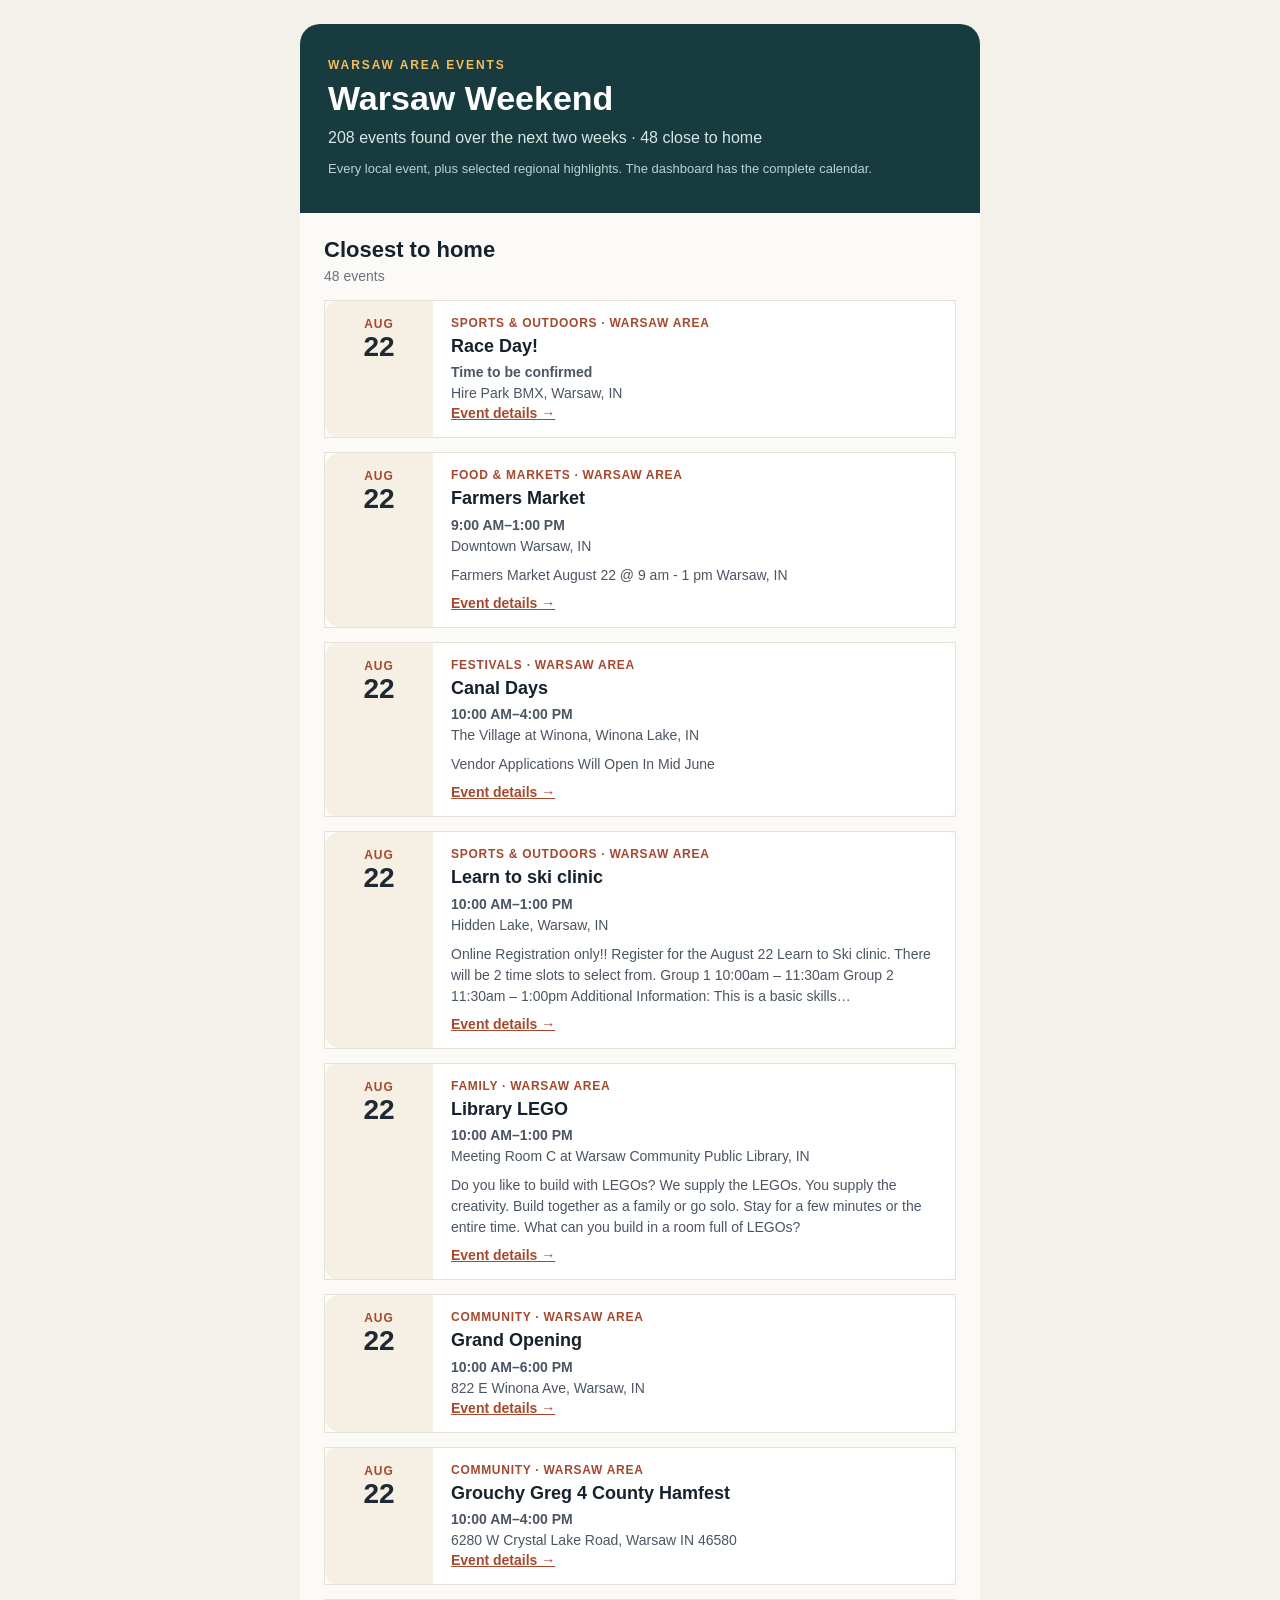
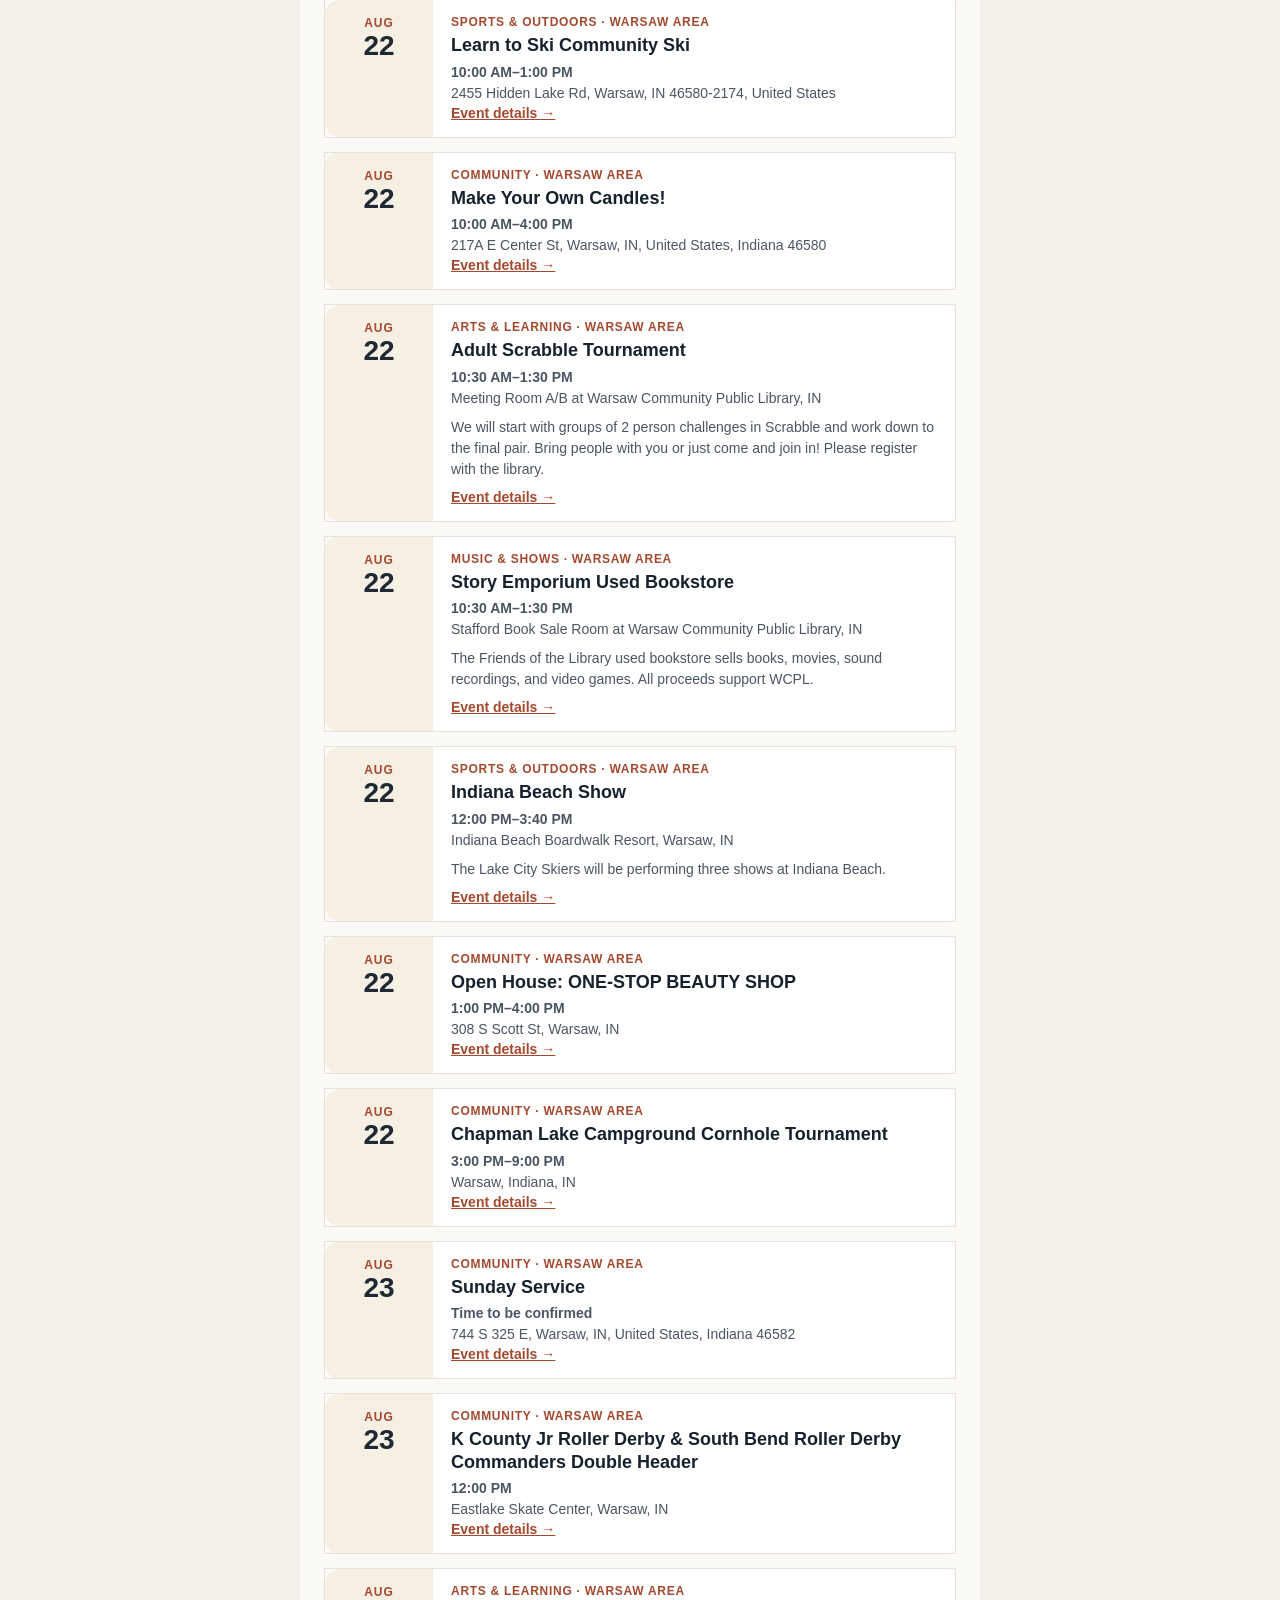
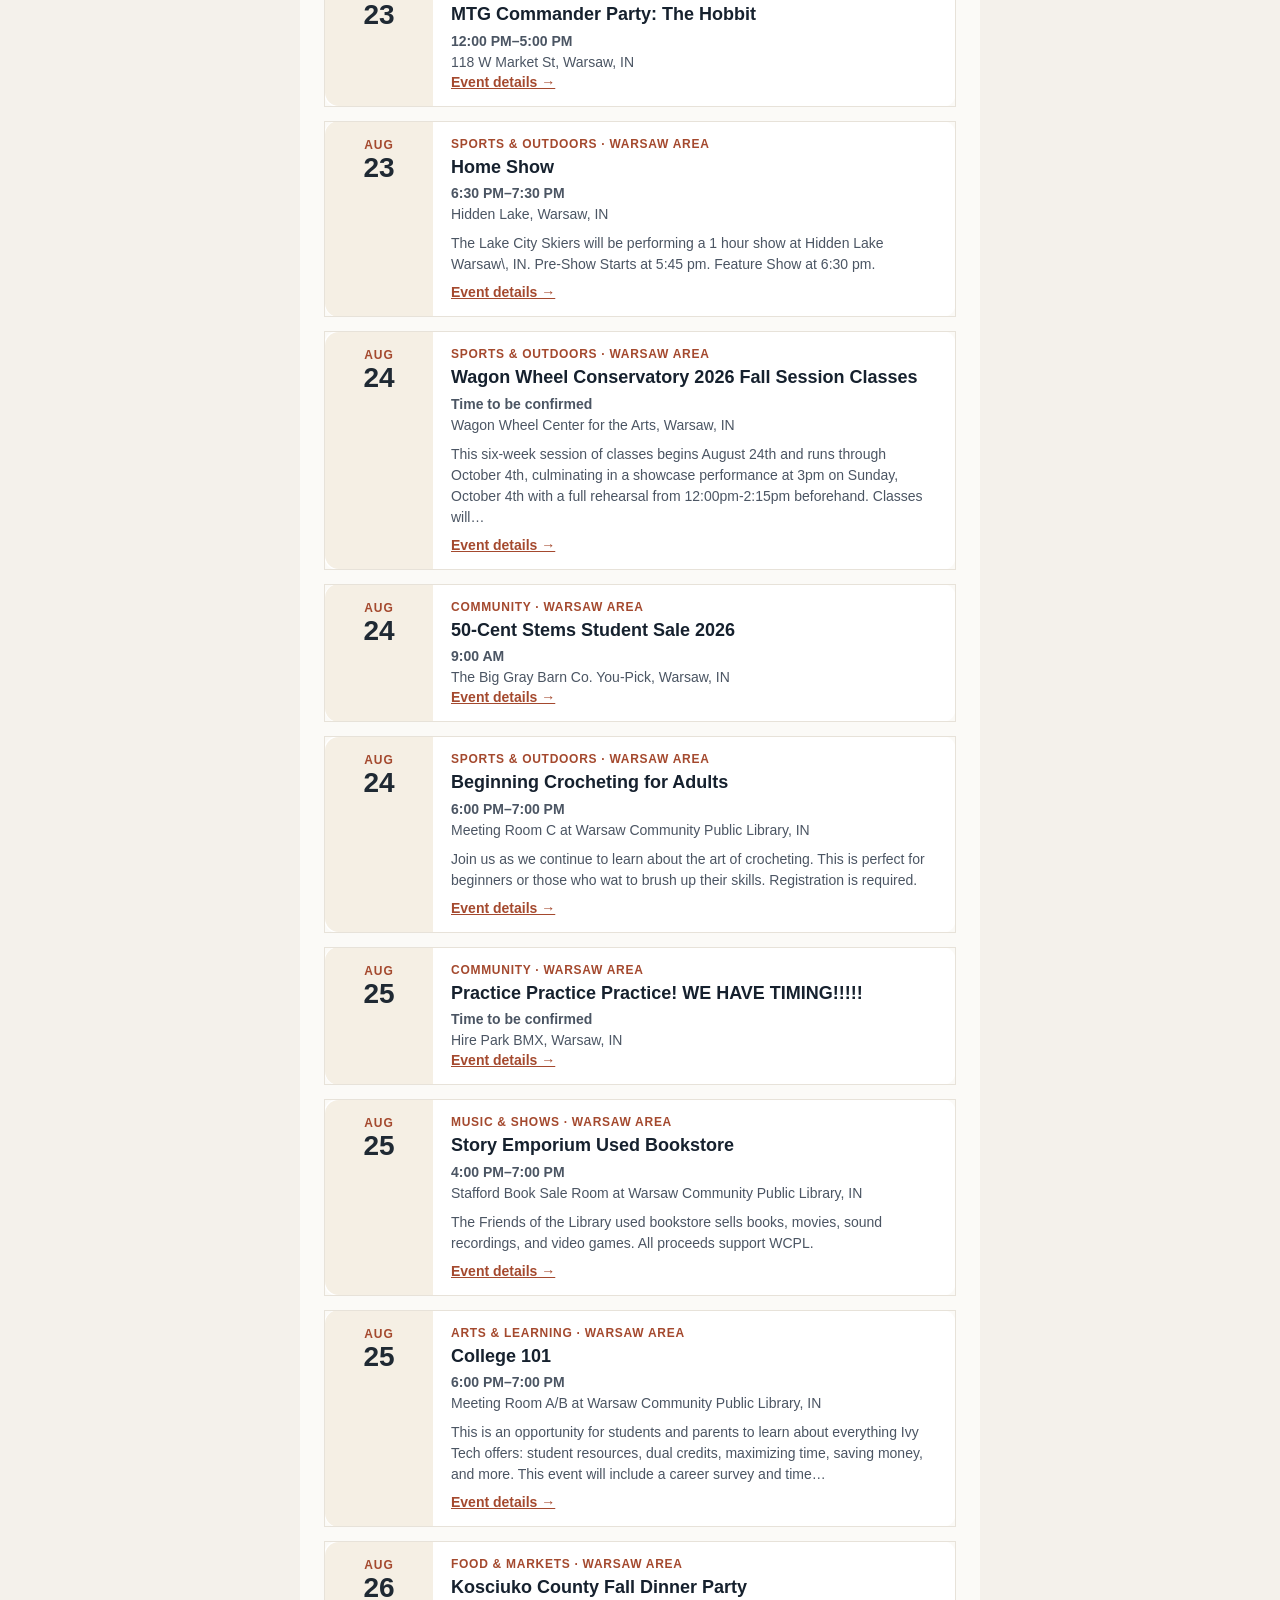
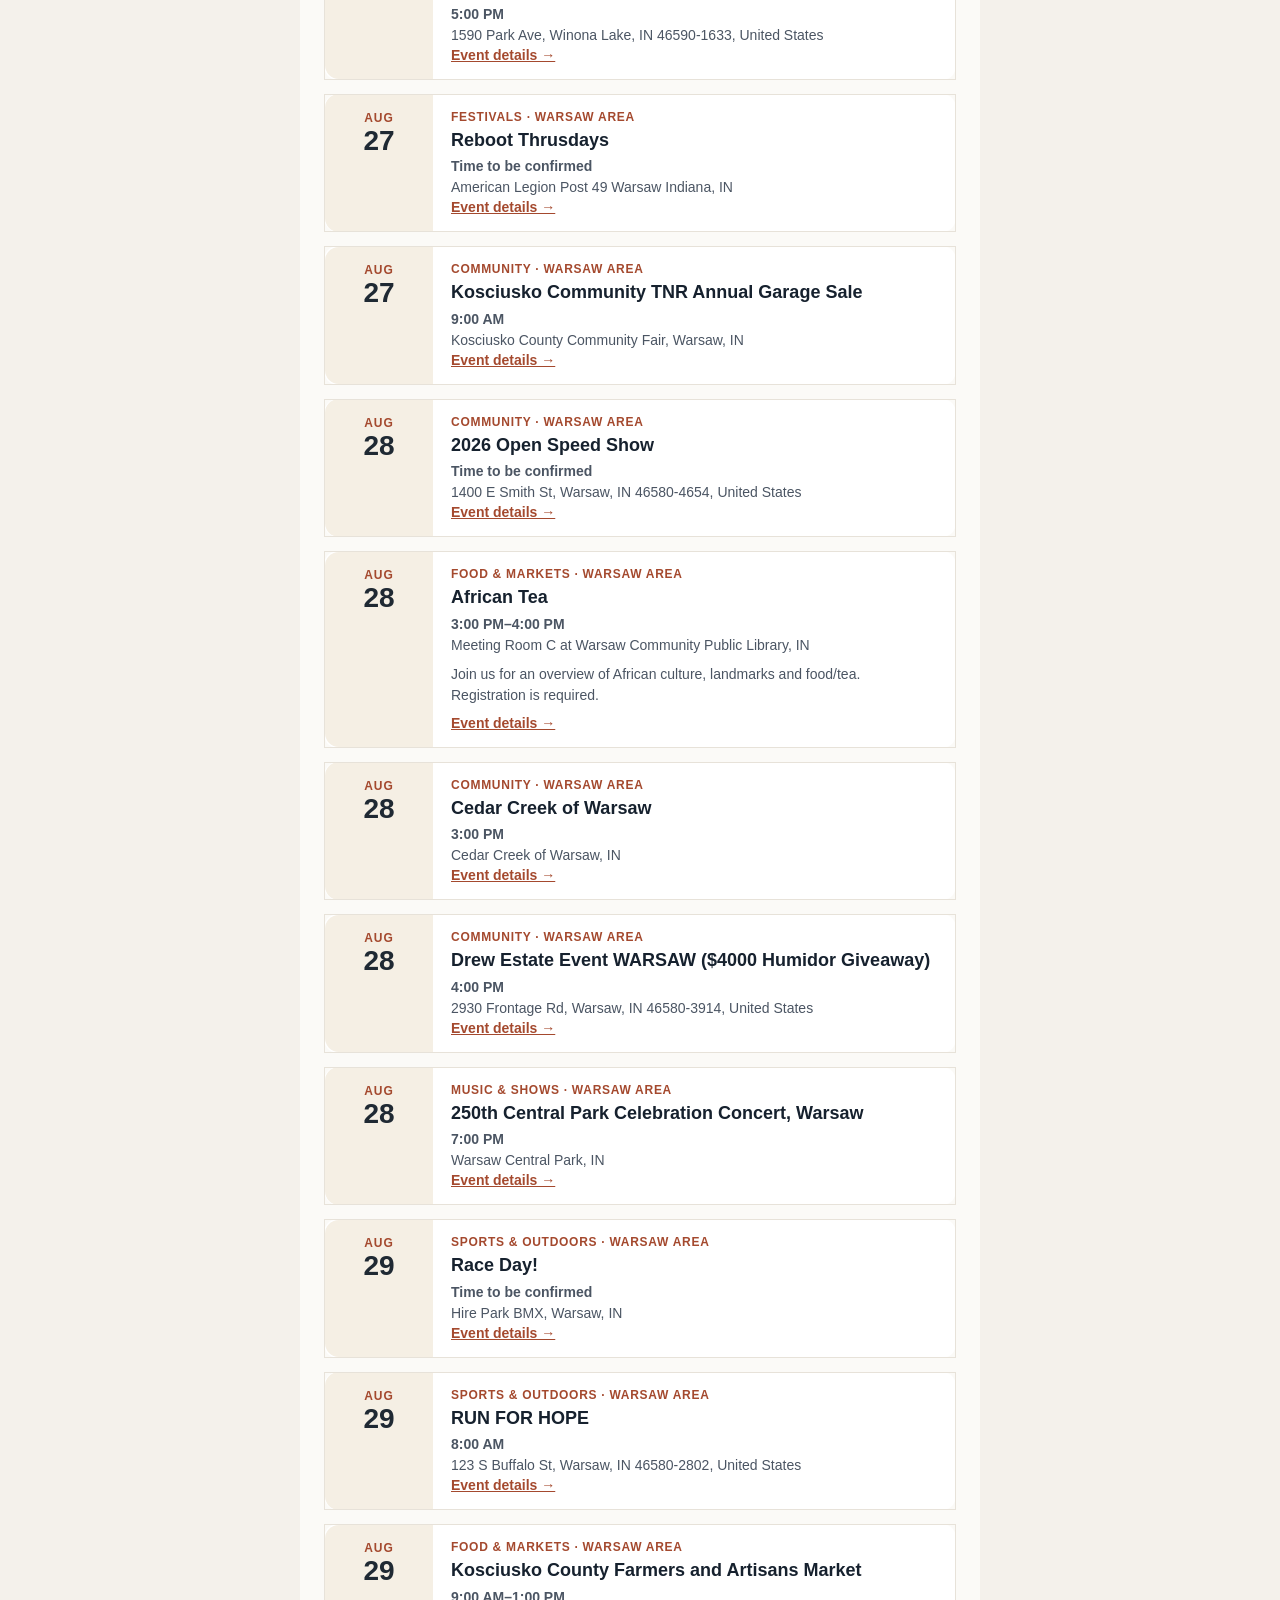
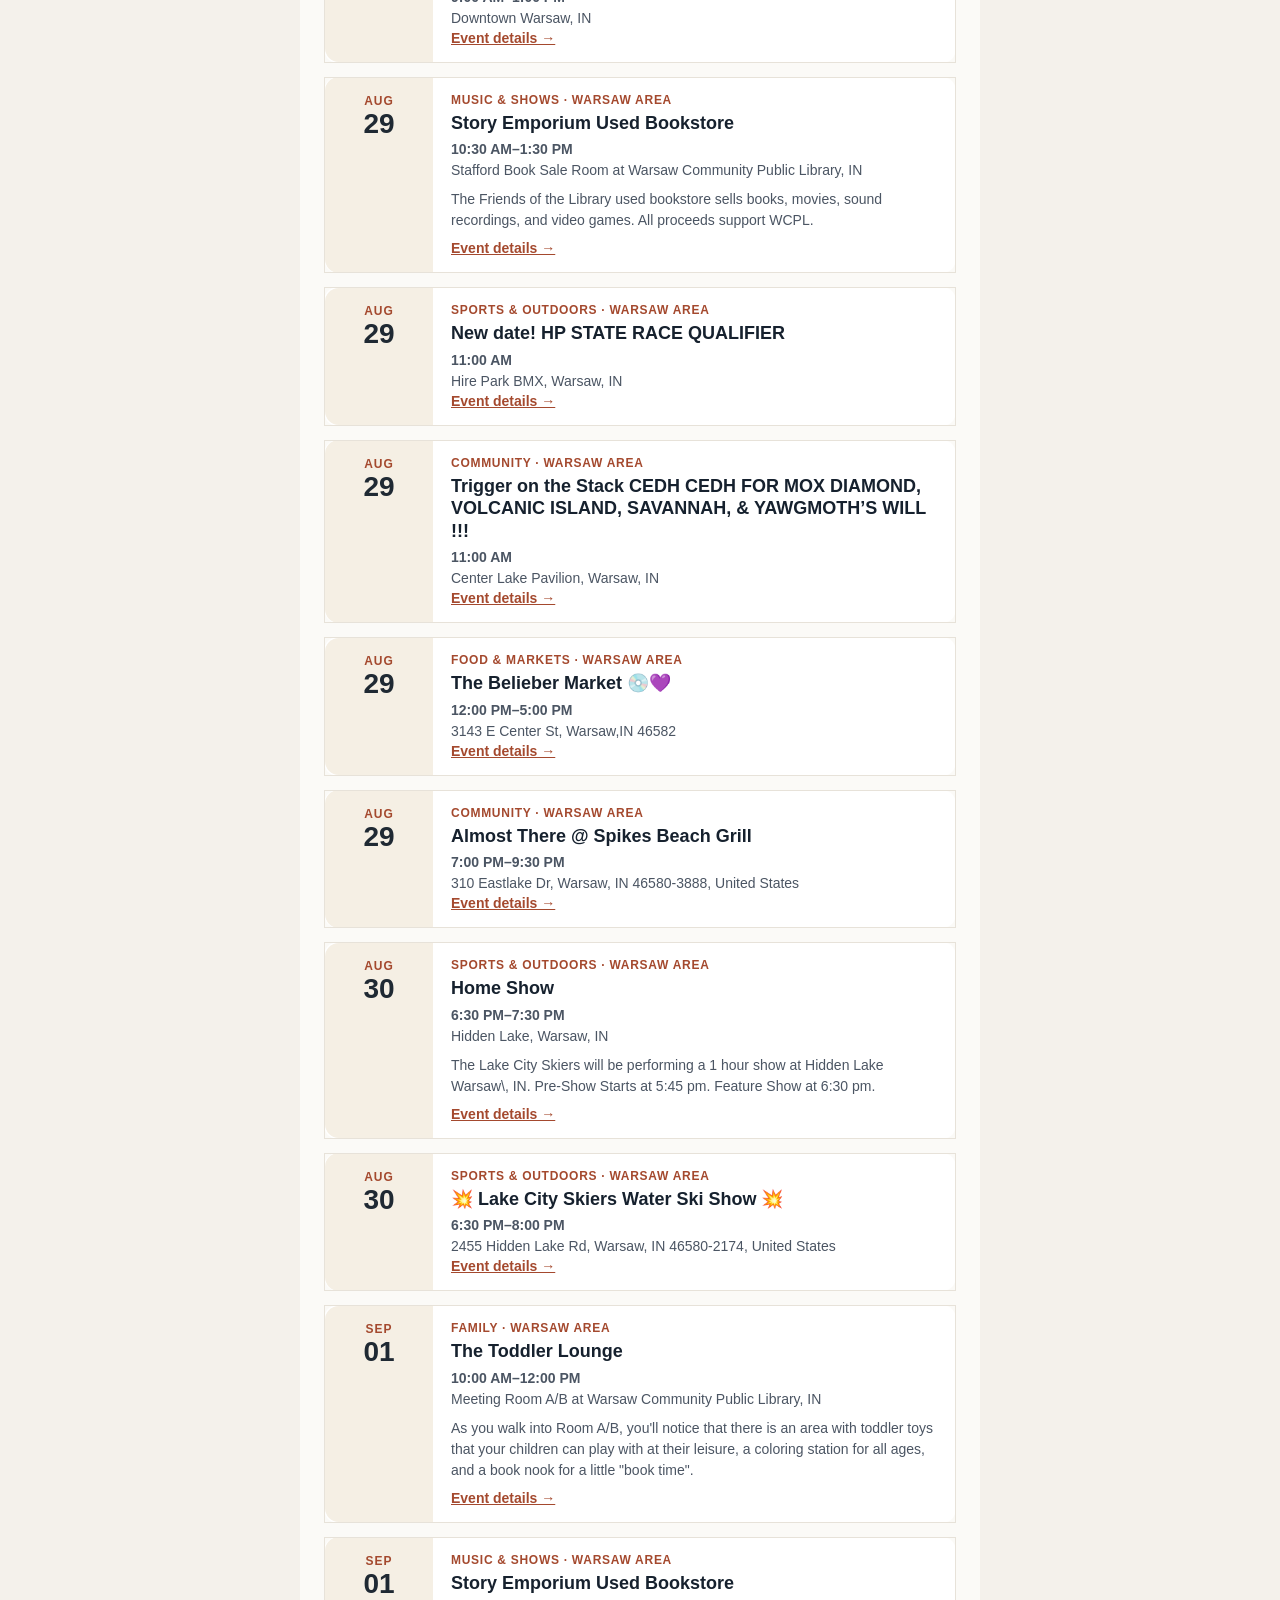
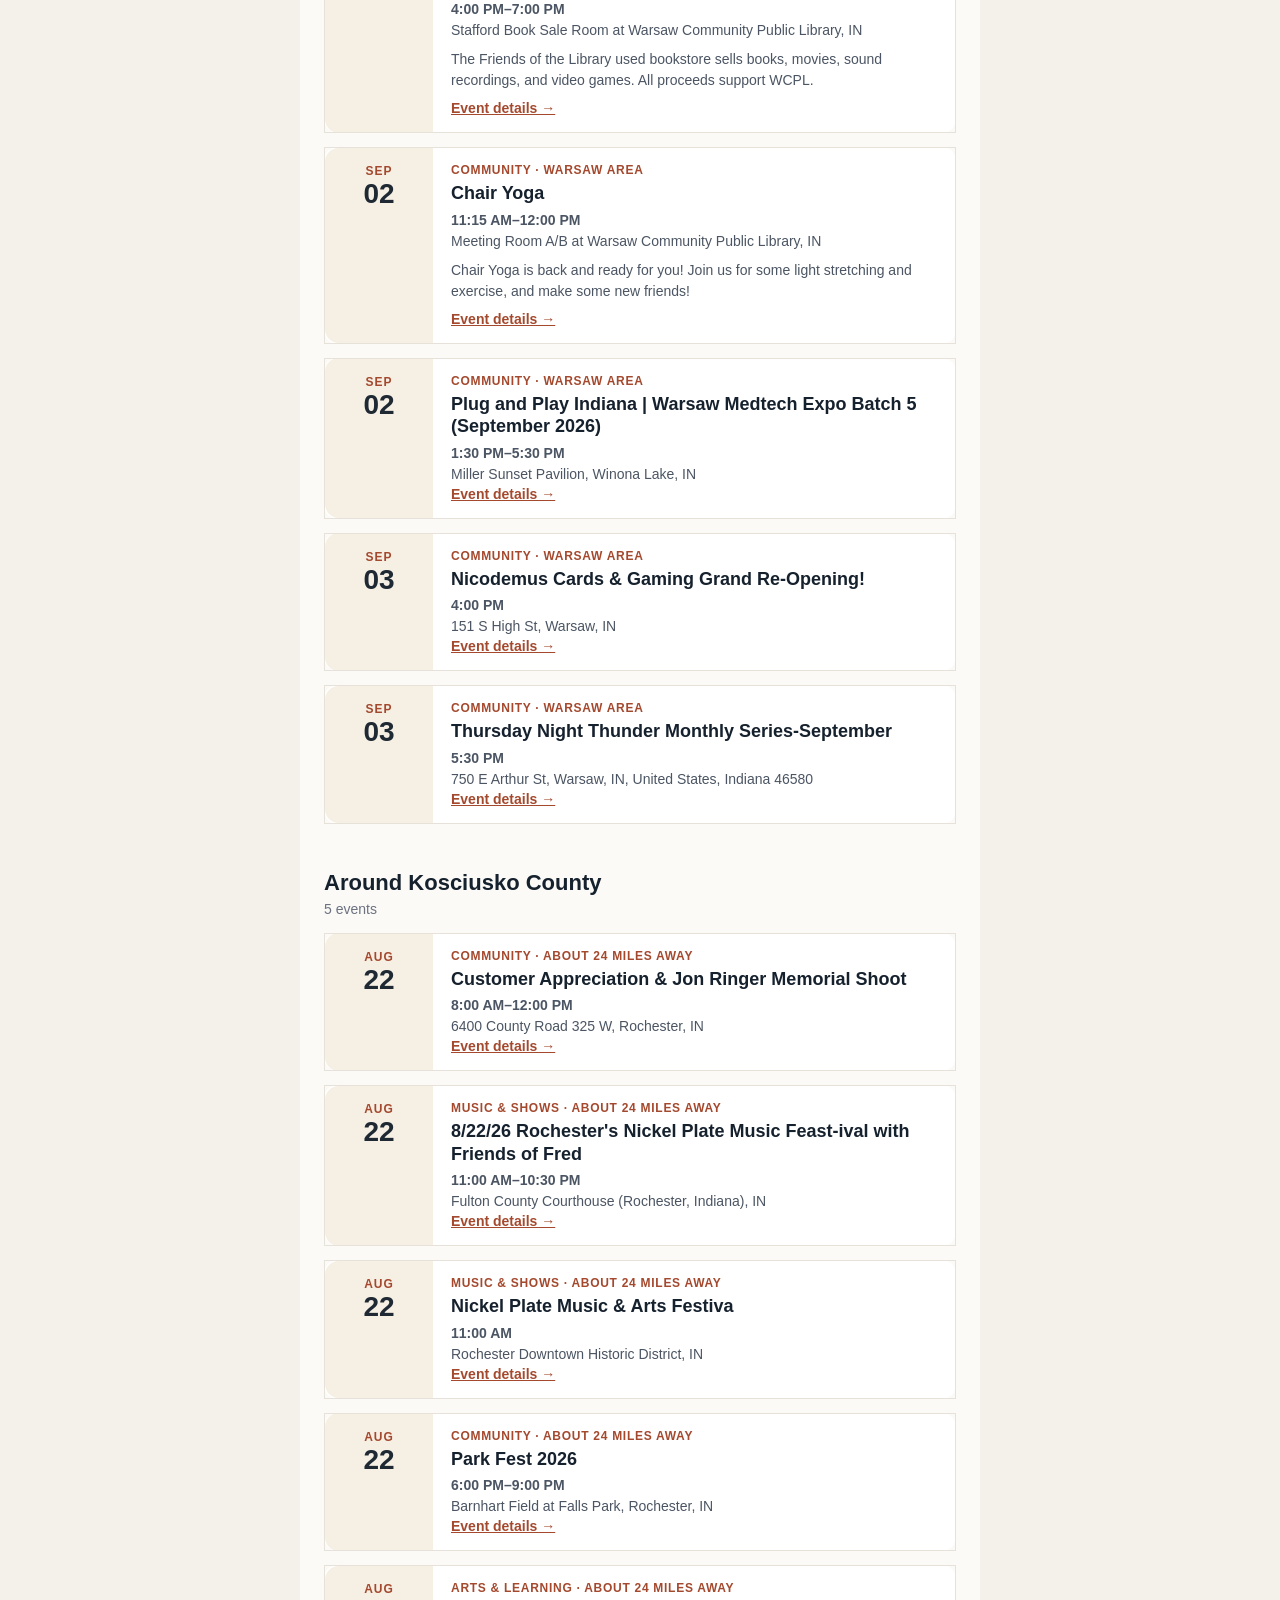
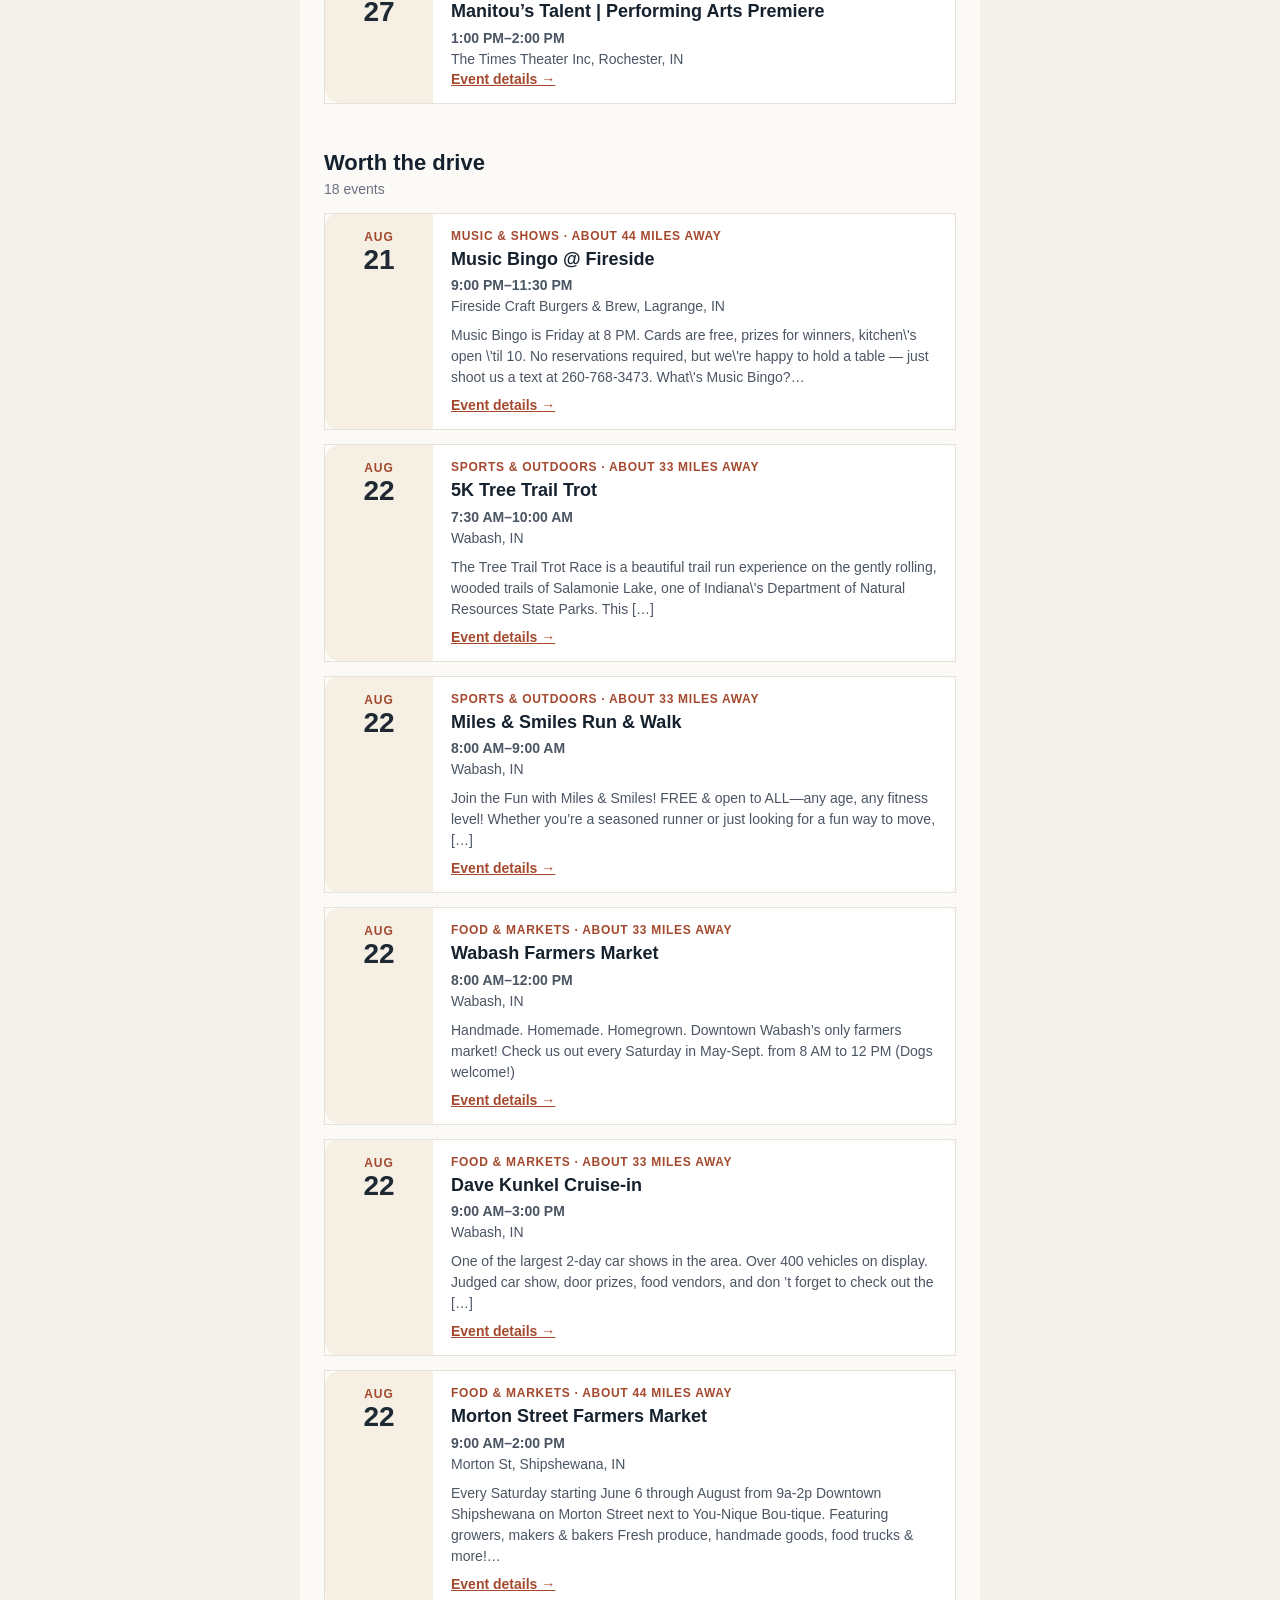
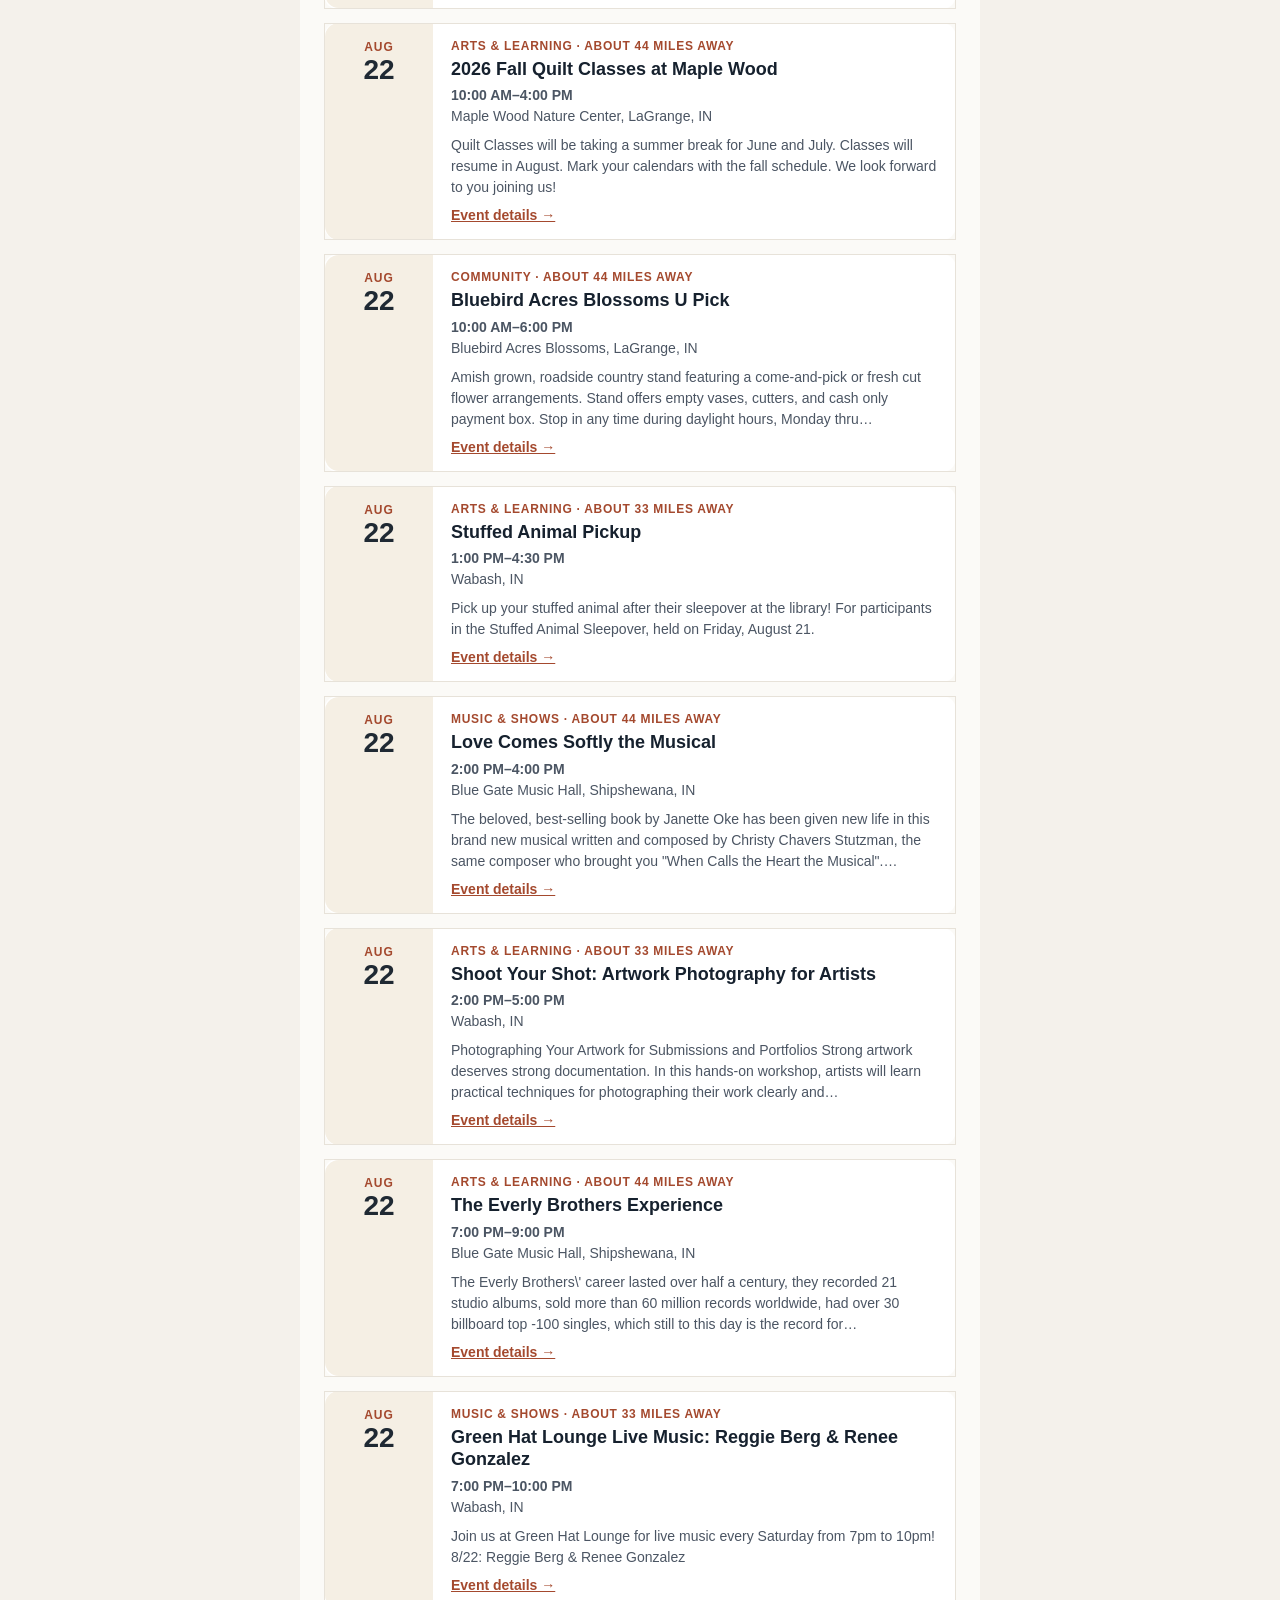
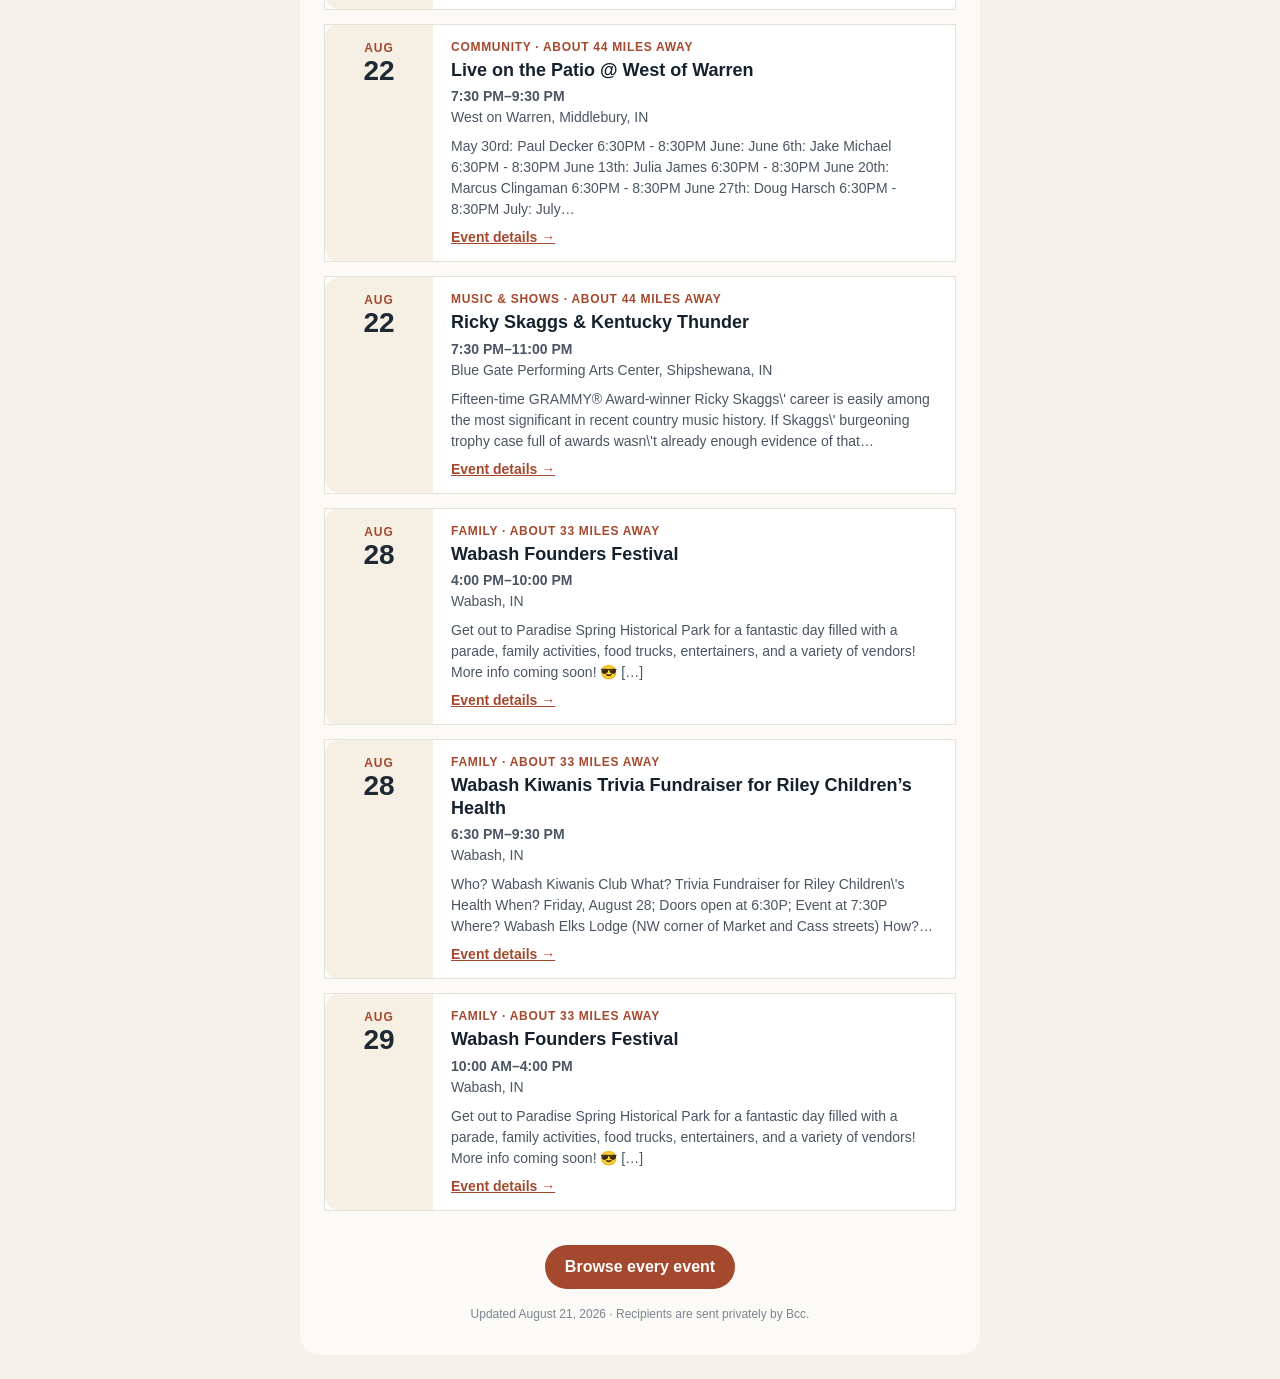
<file: output/weekly_newsletter.html>
<!doctype html><html><head><meta charset='utf-8'><meta name='viewport' content='width=device-width,initial-scale=1'><title>Warsaw Weekend</title></head><body style='margin:0;background:#f4f1eb;font-family:Arial,sans-serif;color:#16212e'>
<table role='presentation' width='100%' style='border-collapse:collapse;background:#f4f1eb'><tr><td align='center' style='padding:24px 10px'>
<table role='presentation' width='100%' style='max-width:680px;border-collapse:collapse;background:#fbfaf7;border-radius:20px;overflow:hidden'>
<tr><td style='padding:34px 28px;background:#173b3f;color:#fff'><div style='font-size:12px;font-weight:800;letter-spacing:.16em;text-transform:uppercase;color:#f6bd60'>Warsaw area events</div><h1 style='font-size:34px;line-height:1.05;margin:9px 0'>Warsaw Weekend</h1><p style='font-size:16px;line-height:1.5;margin:0;color:#d8e7e5'>208 events found over the next two weeks · 48 close to home</p><p style='font-size:13px;line-height:1.45;margin:10px 0 0;color:#bcd2d0'>Every local event, plus selected regional highlights. The dashboard has the complete calendar.</p></td></tr>
<tr><td style='padding:24px 24px 8px'><h2 style='margin:0;font-size:22px;color:#16212e'>Closest to home</h2><p style='margin:5px 0 0;color:#6b7280;font-size:14px'>48 events</p></td></tr><tr><td style='padding:8px 24px'><table role='presentation' width='100%' style='border-collapse:collapse'><tr><td style='padding:0 0 14px'><table role='presentation' width='100%' style='border-collapse:collapse;background:#fff;border:1px solid #e7e2d9;border-radius:14px'><tr><td style='width:76px;padding:16px;text-align:center;background:#f5efe4;border-radius:14px 0 0 14px;vertical-align:top'><div style='font-size:12px;font-weight:800;letter-spacing:.08em;color:#a4492e;text-transform:uppercase'>Aug</div><div style='font-size:28px;font-weight:800;color:#1f2933'>22</div></td><td style='padding:15px 18px'><div style='font-size:12px;font-weight:700;color:#a4492e;text-transform:uppercase;letter-spacing:.06em'>Sports &amp; outdoors · Warsaw area</div><h3 style='font-size:18px;line-height:1.25;margin:5px 0;color:#16212e'>Race Day!</h3><div style='font-size:14px;line-height:1.5;color:#4b5563'><strong>Time to be confirmed</strong><br>Hire Park BMX, Warsaw, IN</div><a href='https://allevents.in/warsaw/race-day/200029984459243' style='font-size:14px;font-weight:700;color:#a4492e'>Event details →</a></td></tr></table></td></tr><tr><td style='padding:0 0 14px'><table role='presentation' width='100%' style='border-collapse:collapse;background:#fff;border:1px solid #e7e2d9;border-radius:14px'><tr><td style='width:76px;padding:16px;text-align:center;background:#f5efe4;border-radius:14px 0 0 14px;vertical-align:top'><div style='font-size:12px;font-weight:800;letter-spacing:.08em;color:#a4492e;text-transform:uppercase'>Aug</div><div style='font-size:28px;font-weight:800;color:#1f2933'>22</div></td><td style='padding:15px 18px'><div style='font-size:12px;font-weight:700;color:#a4492e;text-transform:uppercase;letter-spacing:.06em'>Food &amp; markets · Warsaw area</div><h3 style='font-size:18px;line-height:1.25;margin:5px 0;color:#16212e'>Farmers Market</h3><div style='font-size:14px;line-height:1.5;color:#4b5563'><strong>9:00 AM–1:00 PM</strong><br>Downtown Warsaw, IN</div><p style="font-size:14px;line-height:1.5;color:#4b5563;margin:8px 0">Farmers Market August 22 @ 9 am - 1 pm Warsaw, IN</p><a href='https://downtownwarsaw.com/event/farmers-market-2026/2026-08-22/' style='font-size:14px;font-weight:700;color:#a4492e'>Event details →</a></td></tr></table></td></tr><tr><td style='padding:0 0 14px'><table role='presentation' width='100%' style='border-collapse:collapse;background:#fff;border:1px solid #e7e2d9;border-radius:14px'><tr><td style='width:76px;padding:16px;text-align:center;background:#f5efe4;border-radius:14px 0 0 14px;vertical-align:top'><div style='font-size:12px;font-weight:800;letter-spacing:.08em;color:#a4492e;text-transform:uppercase'>Aug</div><div style='font-size:28px;font-weight:800;color:#1f2933'>22</div></td><td style='padding:15px 18px'><div style='font-size:12px;font-weight:700;color:#a4492e;text-transform:uppercase;letter-spacing:.06em'>Festivals · Warsaw area</div><h3 style='font-size:18px;line-height:1.25;margin:5px 0;color:#16212e'>Canal Days</h3><div style='font-size:14px;line-height:1.5;color:#4b5563'><strong>10:00 AM–4:00 PM</strong><br>The Village at Winona, Winona Lake, IN</div><p style="font-size:14px;line-height:1.5;color:#4b5563;margin:8px 0">Vendor Applications Will Open In Mid June</p><a href='https://villageatwinona.com/events/canal-days/' style='font-size:14px;font-weight:700;color:#a4492e'>Event details →</a></td></tr></table></td></tr><tr><td style='padding:0 0 14px'><table role='presentation' width='100%' style='border-collapse:collapse;background:#fff;border:1px solid #e7e2d9;border-radius:14px'><tr><td style='width:76px;padding:16px;text-align:center;background:#f5efe4;border-radius:14px 0 0 14px;vertical-align:top'><div style='font-size:12px;font-weight:800;letter-spacing:.08em;color:#a4492e;text-transform:uppercase'>Aug</div><div style='font-size:28px;font-weight:800;color:#1f2933'>22</div></td><td style='padding:15px 18px'><div style='font-size:12px;font-weight:700;color:#a4492e;text-transform:uppercase;letter-spacing:.06em'>Sports &amp; outdoors · Warsaw area</div><h3 style='font-size:18px;line-height:1.25;margin:5px 0;color:#16212e'>Learn to ski clinic</h3><div style='font-size:14px;line-height:1.5;color:#4b5563'><strong>10:00 AM–1:00 PM</strong><br>Hidden Lake, Warsaw, IN</div><p style="font-size:14px;line-height:1.5;color:#4b5563;margin:8px 0">Online Registration only!! Register for the August 22 Learn to Ski clinic. There will be 2 time slots to select from. Group 1 10:00am – 11:30am Group 2 11:30am – 1:00pm Additional Information: This is a basic skills…</p><a href='https://www.lakecityskiers.org/events/event/learn-to-ski-clinic/' style='font-size:14px;font-weight:700;color:#a4492e'>Event details →</a></td></tr></table></td></tr><tr><td style='padding:0 0 14px'><table role='presentation' width='100%' style='border-collapse:collapse;background:#fff;border:1px solid #e7e2d9;border-radius:14px'><tr><td style='width:76px;padding:16px;text-align:center;background:#f5efe4;border-radius:14px 0 0 14px;vertical-align:top'><div style='font-size:12px;font-weight:800;letter-spacing:.08em;color:#a4492e;text-transform:uppercase'>Aug</div><div style='font-size:28px;font-weight:800;color:#1f2933'>22</div></td><td style='padding:15px 18px'><div style='font-size:12px;font-weight:700;color:#a4492e;text-transform:uppercase;letter-spacing:.06em'>Family · Warsaw area</div><h3 style='font-size:18px;line-height:1.25;margin:5px 0;color:#16212e'>Library LEGO</h3><div style='font-size:14px;line-height:1.5;color:#4b5563'><strong>10:00 AM–1:00 PM</strong><br>Meeting Room C at Warsaw Community Public Library, IN</div><p style="font-size:14px;line-height:1.5;color:#4b5563;margin:8px 0">Do you like to build with LEGOs? We supply the LEGOs. You supply the creativity. Build together as a family or go solo. Stay for a few minutes or the entire time. What can you build in a room full of LEGOs?</p><a href='https://warsaw.librarycalendar.com/event/library-lego-3156' style='font-size:14px;font-weight:700;color:#a4492e'>Event details →</a></td></tr></table></td></tr><tr><td style='padding:0 0 14px'><table role='presentation' width='100%' style='border-collapse:collapse;background:#fff;border:1px solid #e7e2d9;border-radius:14px'><tr><td style='width:76px;padding:16px;text-align:center;background:#f5efe4;border-radius:14px 0 0 14px;vertical-align:top'><div style='font-size:12px;font-weight:800;letter-spacing:.08em;color:#a4492e;text-transform:uppercase'>Aug</div><div style='font-size:28px;font-weight:800;color:#1f2933'>22</div></td><td style='padding:15px 18px'><div style='font-size:12px;font-weight:700;color:#a4492e;text-transform:uppercase;letter-spacing:.06em'>Community · Warsaw area</div><h3 style='font-size:18px;line-height:1.25;margin:5px 0;color:#16212e'>Grand Opening</h3><div style='font-size:14px;line-height:1.5;color:#4b5563'><strong>10:00 AM–6:00 PM</strong><br>822 E Winona Ave, Warsaw, IN</div><a href='https://allevents.in/warsaw/grand-opening/200030543736649' style='font-size:14px;font-weight:700;color:#a4492e'>Event details →</a></td></tr></table></td></tr><tr><td style='padding:0 0 14px'><table role='presentation' width='100%' style='border-collapse:collapse;background:#fff;border:1px solid #e7e2d9;border-radius:14px'><tr><td style='width:76px;padding:16px;text-align:center;background:#f5efe4;border-radius:14px 0 0 14px;vertical-align:top'><div style='font-size:12px;font-weight:800;letter-spacing:.08em;color:#a4492e;text-transform:uppercase'>Aug</div><div style='font-size:28px;font-weight:800;color:#1f2933'>22</div></td><td style='padding:15px 18px'><div style='font-size:12px;font-weight:700;color:#a4492e;text-transform:uppercase;letter-spacing:.06em'>Community · Warsaw area</div><h3 style='font-size:18px;line-height:1.25;margin:5px 0;color:#16212e'>Grouchy Greg 4 County Hamfest</h3><div style='font-size:14px;line-height:1.5;color:#4b5563'><strong>10:00 AM–4:00 PM</strong><br>6280 W Crystal Lake Road, Warsaw IN 46580</div><a href='https://allevents.in/warsaw/grouchy-greg-4-county-hamfest/200030384069410' style='font-size:14px;font-weight:700;color:#a4492e'>Event details →</a></td></tr></table></td></tr><tr><td style='padding:0 0 14px'><table role='presentation' width='100%' style='border-collapse:collapse;background:#fff;border:1px solid #e7e2d9;border-radius:14px'><tr><td style='width:76px;padding:16px;text-align:center;background:#f5efe4;border-radius:14px 0 0 14px;vertical-align:top'><div style='font-size:12px;font-weight:800;letter-spacing:.08em;color:#a4492e;text-transform:uppercase'>Aug</div><div style='font-size:28px;font-weight:800;color:#1f2933'>22</div></td><td style='padding:15px 18px'><div style='font-size:12px;font-weight:700;color:#a4492e;text-transform:uppercase;letter-spacing:.06em'>Sports &amp; outdoors · Warsaw area</div><h3 style='font-size:18px;line-height:1.25;margin:5px 0;color:#16212e'>Learn to Ski Community Ski</h3><div style='font-size:14px;line-height:1.5;color:#4b5563'><strong>10:00 AM–1:00 PM</strong><br>2455 Hidden Lake Rd, Warsaw, IN 46580-2174, United States</div><a href='https://allevents.in/warsaw/learn-to-ski-community-ski/200030543736952' style='font-size:14px;font-weight:700;color:#a4492e'>Event details →</a></td></tr></table></td></tr><tr><td style='padding:0 0 14px'><table role='presentation' width='100%' style='border-collapse:collapse;background:#fff;border:1px solid #e7e2d9;border-radius:14px'><tr><td style='width:76px;padding:16px;text-align:center;background:#f5efe4;border-radius:14px 0 0 14px;vertical-align:top'><div style='font-size:12px;font-weight:800;letter-spacing:.08em;color:#a4492e;text-transform:uppercase'>Aug</div><div style='font-size:28px;font-weight:800;color:#1f2933'>22</div></td><td style='padding:15px 18px'><div style='font-size:12px;font-weight:700;color:#a4492e;text-transform:uppercase;letter-spacing:.06em'>Community · Warsaw area</div><h3 style='font-size:18px;line-height:1.25;margin:5px 0;color:#16212e'>Make Your Own Candles!</h3><div style='font-size:14px;line-height:1.5;color:#4b5563'><strong>10:00 AM–4:00 PM</strong><br>217A E Center St, Warsaw, IN, United States, Indiana 46580</div><a href='https://allevents.in/warsaw/make-your-own-candles/200030532843853' style='font-size:14px;font-weight:700;color:#a4492e'>Event details →</a></td></tr></table></td></tr><tr><td style='padding:0 0 14px'><table role='presentation' width='100%' style='border-collapse:collapse;background:#fff;border:1px solid #e7e2d9;border-radius:14px'><tr><td style='width:76px;padding:16px;text-align:center;background:#f5efe4;border-radius:14px 0 0 14px;vertical-align:top'><div style='font-size:12px;font-weight:800;letter-spacing:.08em;color:#a4492e;text-transform:uppercase'>Aug</div><div style='font-size:28px;font-weight:800;color:#1f2933'>22</div></td><td style='padding:15px 18px'><div style='font-size:12px;font-weight:700;color:#a4492e;text-transform:uppercase;letter-spacing:.06em'>Arts &amp; learning · Warsaw area</div><h3 style='font-size:18px;line-height:1.25;margin:5px 0;color:#16212e'>Adult Scrabble Tournament</h3><div style='font-size:14px;line-height:1.5;color:#4b5563'><strong>10:30 AM–1:30 PM</strong><br>Meeting Room A/B at Warsaw Community Public Library, IN</div><p style="font-size:14px;line-height:1.5;color:#4b5563;margin:8px 0">We will start with groups of 2 person challenges in Scrabble and work down to the final pair. Bring people with you or just come and join in! Please register with the library.</p><a href='https://warsaw.librarycalendar.com/event/adult-scrabble-tournament-3152' style='font-size:14px;font-weight:700;color:#a4492e'>Event details →</a></td></tr></table></td></tr><tr><td style='padding:0 0 14px'><table role='presentation' width='100%' style='border-collapse:collapse;background:#fff;border:1px solid #e7e2d9;border-radius:14px'><tr><td style='width:76px;padding:16px;text-align:center;background:#f5efe4;border-radius:14px 0 0 14px;vertical-align:top'><div style='font-size:12px;font-weight:800;letter-spacing:.08em;color:#a4492e;text-transform:uppercase'>Aug</div><div style='font-size:28px;font-weight:800;color:#1f2933'>22</div></td><td style='padding:15px 18px'><div style='font-size:12px;font-weight:700;color:#a4492e;text-transform:uppercase;letter-spacing:.06em'>Music &amp; shows · Warsaw area</div><h3 style='font-size:18px;line-height:1.25;margin:5px 0;color:#16212e'>Story Emporium Used Bookstore</h3><div style='font-size:14px;line-height:1.5;color:#4b5563'><strong>10:30 AM–1:30 PM</strong><br>Stafford Book Sale Room at Warsaw Community Public Library, IN</div><p style="font-size:14px;line-height:1.5;color:#4b5563;margin:8px 0">The Friends of the Library used bookstore sells books, movies, sound recordings, and video games. All proceeds support WCPL.</p><a href='https://warsaw.librarycalendar.com/event/story-emporium-used-bookstore-2615' style='font-size:14px;font-weight:700;color:#a4492e'>Event details →</a></td></tr></table></td></tr><tr><td style='padding:0 0 14px'><table role='presentation' width='100%' style='border-collapse:collapse;background:#fff;border:1px solid #e7e2d9;border-radius:14px'><tr><td style='width:76px;padding:16px;text-align:center;background:#f5efe4;border-radius:14px 0 0 14px;vertical-align:top'><div style='font-size:12px;font-weight:800;letter-spacing:.08em;color:#a4492e;text-transform:uppercase'>Aug</div><div style='font-size:28px;font-weight:800;color:#1f2933'>22</div></td><td style='padding:15px 18px'><div style='font-size:12px;font-weight:700;color:#a4492e;text-transform:uppercase;letter-spacing:.06em'>Sports &amp; outdoors · Warsaw area</div><h3 style='font-size:18px;line-height:1.25;margin:5px 0;color:#16212e'>Indiana Beach Show</h3><div style='font-size:14px;line-height:1.5;color:#4b5563'><strong>12:00 PM–3:40 PM</strong><br>Indiana Beach Boardwalk Resort, Warsaw, IN</div><p style="font-size:14px;line-height:1.5;color:#4b5563;margin:8px 0">The Lake City Skiers will be performing three shows at Indiana Beach.</p><a href='https://www.lakecityskiers.org/events/event/indiana-beach-show/' style='font-size:14px;font-weight:700;color:#a4492e'>Event details →</a></td></tr></table></td></tr><tr><td style='padding:0 0 14px'><table role='presentation' width='100%' style='border-collapse:collapse;background:#fff;border:1px solid #e7e2d9;border-radius:14px'><tr><td style='width:76px;padding:16px;text-align:center;background:#f5efe4;border-radius:14px 0 0 14px;vertical-align:top'><div style='font-size:12px;font-weight:800;letter-spacing:.08em;color:#a4492e;text-transform:uppercase'>Aug</div><div style='font-size:28px;font-weight:800;color:#1f2933'>22</div></td><td style='padding:15px 18px'><div style='font-size:12px;font-weight:700;color:#a4492e;text-transform:uppercase;letter-spacing:.06em'>Community · Warsaw area</div><h3 style='font-size:18px;line-height:1.25;margin:5px 0;color:#16212e'>Open House: ONE-STOP BEAUTY SHOP</h3><div style='font-size:14px;line-height:1.5;color:#4b5563'><strong>1:00 PM–4:00 PM</strong><br>308 S Scott St, Warsaw, IN</div><a href='https://allevents.in/warsaw/open-house-one-stop-beauty-shop/200030564206647' style='font-size:14px;font-weight:700;color:#a4492e'>Event details →</a></td></tr></table></td></tr><tr><td style='padding:0 0 14px'><table role='presentation' width='100%' style='border-collapse:collapse;background:#fff;border:1px solid #e7e2d9;border-radius:14px'><tr><td style='width:76px;padding:16px;text-align:center;background:#f5efe4;border-radius:14px 0 0 14px;vertical-align:top'><div style='font-size:12px;font-weight:800;letter-spacing:.08em;color:#a4492e;text-transform:uppercase'>Aug</div><div style='font-size:28px;font-weight:800;color:#1f2933'>22</div></td><td style='padding:15px 18px'><div style='font-size:12px;font-weight:700;color:#a4492e;text-transform:uppercase;letter-spacing:.06em'>Community · Warsaw area</div><h3 style='font-size:18px;line-height:1.25;margin:5px 0;color:#16212e'>Chapman Lake Campground Cornhole Tournament</h3><div style='font-size:14px;line-height:1.5;color:#4b5563'><strong>3:00 PM–9:00 PM</strong><br>Warsaw, Indiana, IN</div><a href='https://allevents.in/warsaw/chapman-lake-campground-cornhole-tournament/200030560782935' style='font-size:14px;font-weight:700;color:#a4492e'>Event details →</a></td></tr></table></td></tr><tr><td style='padding:0 0 14px'><table role='presentation' width='100%' style='border-collapse:collapse;background:#fff;border:1px solid #e7e2d9;border-radius:14px'><tr><td style='width:76px;padding:16px;text-align:center;background:#f5efe4;border-radius:14px 0 0 14px;vertical-align:top'><div style='font-size:12px;font-weight:800;letter-spacing:.08em;color:#a4492e;text-transform:uppercase'>Aug</div><div style='font-size:28px;font-weight:800;color:#1f2933'>23</div></td><td style='padding:15px 18px'><div style='font-size:12px;font-weight:700;color:#a4492e;text-transform:uppercase;letter-spacing:.06em'>Community · Warsaw area</div><h3 style='font-size:18px;line-height:1.25;margin:5px 0;color:#16212e'>Sunday Service</h3><div style='font-size:14px;line-height:1.5;color:#4b5563'><strong>Time to be confirmed</strong><br>744 S 325 E, Warsaw, IN, United States, Indiana 46582</div><a href='https://allevents.in/warsaw/sunday-service/200030100503330' style='font-size:14px;font-weight:700;color:#a4492e'>Event details →</a></td></tr></table></td></tr><tr><td style='padding:0 0 14px'><table role='presentation' width='100%' style='border-collapse:collapse;background:#fff;border:1px solid #e7e2d9;border-radius:14px'><tr><td style='width:76px;padding:16px;text-align:center;background:#f5efe4;border-radius:14px 0 0 14px;vertical-align:top'><div style='font-size:12px;font-weight:800;letter-spacing:.08em;color:#a4492e;text-transform:uppercase'>Aug</div><div style='font-size:28px;font-weight:800;color:#1f2933'>23</div></td><td style='padding:15px 18px'><div style='font-size:12px;font-weight:700;color:#a4492e;text-transform:uppercase;letter-spacing:.06em'>Community · Warsaw area</div><h3 style='font-size:18px;line-height:1.25;margin:5px 0;color:#16212e'>K County Jr Roller Derby &amp; South Bend Roller Derby Commanders Double Header</h3><div style='font-size:14px;line-height:1.5;color:#4b5563'><strong>12:00 PM</strong><br>Eastlake Skate Center, Warsaw, IN</div><a href='https://allevents.in/warsaw/k-county-jr-roller-derby-and-south-bend-roller-derby-commanders-double-header/200029710827146' style='font-size:14px;font-weight:700;color:#a4492e'>Event details →</a></td></tr></table></td></tr><tr><td style='padding:0 0 14px'><table role='presentation' width='100%' style='border-collapse:collapse;background:#fff;border:1px solid #e7e2d9;border-radius:14px'><tr><td style='width:76px;padding:16px;text-align:center;background:#f5efe4;border-radius:14px 0 0 14px;vertical-align:top'><div style='font-size:12px;font-weight:800;letter-spacing:.08em;color:#a4492e;text-transform:uppercase'>Aug</div><div style='font-size:28px;font-weight:800;color:#1f2933'>23</div></td><td style='padding:15px 18px'><div style='font-size:12px;font-weight:700;color:#a4492e;text-transform:uppercase;letter-spacing:.06em'>Arts &amp; learning · Warsaw area</div><h3 style='font-size:18px;line-height:1.25;margin:5px 0;color:#16212e'>MTG Commander Party: The Hobbit</h3><div style='font-size:14px;line-height:1.5;color:#4b5563'><strong>12:00 PM–5:00 PM</strong><br>118 W Market St, Warsaw, IN</div><a href='https://allevents.in/warsaw/mtg-commander-party-the-hobbit/200030498620502' style='font-size:14px;font-weight:700;color:#a4492e'>Event details →</a></td></tr></table></td></tr><tr><td style='padding:0 0 14px'><table role='presentation' width='100%' style='border-collapse:collapse;background:#fff;border:1px solid #e7e2d9;border-radius:14px'><tr><td style='width:76px;padding:16px;text-align:center;background:#f5efe4;border-radius:14px 0 0 14px;vertical-align:top'><div style='font-size:12px;font-weight:800;letter-spacing:.08em;color:#a4492e;text-transform:uppercase'>Aug</div><div style='font-size:28px;font-weight:800;color:#1f2933'>23</div></td><td style='padding:15px 18px'><div style='font-size:12px;font-weight:700;color:#a4492e;text-transform:uppercase;letter-spacing:.06em'>Sports &amp; outdoors · Warsaw area</div><h3 style='font-size:18px;line-height:1.25;margin:5px 0;color:#16212e'>Home Show</h3><div style='font-size:14px;line-height:1.5;color:#4b5563'><strong>6:30 PM–7:30 PM</strong><br>Hidden Lake, Warsaw, IN</div><p style="font-size:14px;line-height:1.5;color:#4b5563;margin:8px 0">The Lake City Skiers will be performing a 1 hour show at Hidden Lake Warsaw\, IN. Pre-Show Starts at 5:45 pm. Feature Show at 6:30 pm.</p><a href='https://www.lakecityskiers.org/events/event/home-show/' style='font-size:14px;font-weight:700;color:#a4492e'>Event details →</a></td></tr></table></td></tr><tr><td style='padding:0 0 14px'><table role='presentation' width='100%' style='border-collapse:collapse;background:#fff;border:1px solid #e7e2d9;border-radius:14px'><tr><td style='width:76px;padding:16px;text-align:center;background:#f5efe4;border-radius:14px 0 0 14px;vertical-align:top'><div style='font-size:12px;font-weight:800;letter-spacing:.08em;color:#a4492e;text-transform:uppercase'>Aug</div><div style='font-size:28px;font-weight:800;color:#1f2933'>24</div></td><td style='padding:15px 18px'><div style='font-size:12px;font-weight:700;color:#a4492e;text-transform:uppercase;letter-spacing:.06em'>Sports &amp; outdoors · Warsaw area</div><h3 style='font-size:18px;line-height:1.25;margin:5px 0;color:#16212e'>Wagon Wheel Conservatory 2026 Fall Session Classes</h3><div style='font-size:14px;line-height:1.5;color:#4b5563'><strong>Time to be confirmed</strong><br>Wagon Wheel Center for the Arts, Warsaw, IN</div><p style="font-size:14px;line-height:1.5;color:#4b5563;margin:8px 0">This six-week session of classes begins August 24th and runs through October 4th, culminating in a showcase performance at 3pm on Sunday, October 4th with a full rehearsal from 12:00pm-2:15pm beforehand. Classes will…</p><a href='https://wagonwheelcenter.org/event/fall-conservatory-classes/' style='font-size:14px;font-weight:700;color:#a4492e'>Event details →</a></td></tr></table></td></tr><tr><td style='padding:0 0 14px'><table role='presentation' width='100%' style='border-collapse:collapse;background:#fff;border:1px solid #e7e2d9;border-radius:14px'><tr><td style='width:76px;padding:16px;text-align:center;background:#f5efe4;border-radius:14px 0 0 14px;vertical-align:top'><div style='font-size:12px;font-weight:800;letter-spacing:.08em;color:#a4492e;text-transform:uppercase'>Aug</div><div style='font-size:28px;font-weight:800;color:#1f2933'>24</div></td><td style='padding:15px 18px'><div style='font-size:12px;font-weight:700;color:#a4492e;text-transform:uppercase;letter-spacing:.06em'>Community · Warsaw area</div><h3 style='font-size:18px;line-height:1.25;margin:5px 0;color:#16212e'>50-Cent Stems Student Sale 2026</h3><div style='font-size:14px;line-height:1.5;color:#4b5563'><strong>9:00 AM</strong><br>The Big Gray Barn Co. You-Pick, Warsaw, IN</div><a href='https://allevents.in/warsaw/50-cent-stems-student-sale-2026/200030326512627' style='font-size:14px;font-weight:700;color:#a4492e'>Event details →</a></td></tr></table></td></tr><tr><td style='padding:0 0 14px'><table role='presentation' width='100%' style='border-collapse:collapse;background:#fff;border:1px solid #e7e2d9;border-radius:14px'><tr><td style='width:76px;padding:16px;text-align:center;background:#f5efe4;border-radius:14px 0 0 14px;vertical-align:top'><div style='font-size:12px;font-weight:800;letter-spacing:.08em;color:#a4492e;text-transform:uppercase'>Aug</div><div style='font-size:28px;font-weight:800;color:#1f2933'>24</div></td><td style='padding:15px 18px'><div style='font-size:12px;font-weight:700;color:#a4492e;text-transform:uppercase;letter-spacing:.06em'>Sports &amp; outdoors · Warsaw area</div><h3 style='font-size:18px;line-height:1.25;margin:5px 0;color:#16212e'>Beginning Crocheting for Adults</h3><div style='font-size:14px;line-height:1.5;color:#4b5563'><strong>6:00 PM–7:00 PM</strong><br>Meeting Room C at Warsaw Community Public Library, IN</div><p style="font-size:14px;line-height:1.5;color:#4b5563;margin:8px 0">Join us as we continue to learn about the art of crocheting. This is perfect for beginners or those who wat to brush up their skills. Registration is required.</p><a href='https://warsaw.librarycalendar.com/event/beginning-crocheting-adults-3276' style='font-size:14px;font-weight:700;color:#a4492e'>Event details →</a></td></tr></table></td></tr><tr><td style='padding:0 0 14px'><table role='presentation' width='100%' style='border-collapse:collapse;background:#fff;border:1px solid #e7e2d9;border-radius:14px'><tr><td style='width:76px;padding:16px;text-align:center;background:#f5efe4;border-radius:14px 0 0 14px;vertical-align:top'><div style='font-size:12px;font-weight:800;letter-spacing:.08em;color:#a4492e;text-transform:uppercase'>Aug</div><div style='font-size:28px;font-weight:800;color:#1f2933'>25</div></td><td style='padding:15px 18px'><div style='font-size:12px;font-weight:700;color:#a4492e;text-transform:uppercase;letter-spacing:.06em'>Community · Warsaw area</div><h3 style='font-size:18px;line-height:1.25;margin:5px 0;color:#16212e'>Practice Practice Practice! WE HAVE TIMING!!!!!</h3><div style='font-size:14px;line-height:1.5;color:#4b5563'><strong>Time to be confirmed</strong><br>Hire Park BMX, Warsaw, IN</div><a href='https://allevents.in/warsaw/practice-practice-practice-we-have-timing/200029984460752' style='font-size:14px;font-weight:700;color:#a4492e'>Event details →</a></td></tr></table></td></tr><tr><td style='padding:0 0 14px'><table role='presentation' width='100%' style='border-collapse:collapse;background:#fff;border:1px solid #e7e2d9;border-radius:14px'><tr><td style='width:76px;padding:16px;text-align:center;background:#f5efe4;border-radius:14px 0 0 14px;vertical-align:top'><div style='font-size:12px;font-weight:800;letter-spacing:.08em;color:#a4492e;text-transform:uppercase'>Aug</div><div style='font-size:28px;font-weight:800;color:#1f2933'>25</div></td><td style='padding:15px 18px'><div style='font-size:12px;font-weight:700;color:#a4492e;text-transform:uppercase;letter-spacing:.06em'>Music &amp; shows · Warsaw area</div><h3 style='font-size:18px;line-height:1.25;margin:5px 0;color:#16212e'>Story Emporium Used Bookstore</h3><div style='font-size:14px;line-height:1.5;color:#4b5563'><strong>4:00 PM–7:00 PM</strong><br>Stafford Book Sale Room at Warsaw Community Public Library, IN</div><p style="font-size:14px;line-height:1.5;color:#4b5563;margin:8px 0">The Friends of the Library used bookstore sells books, movies, sound recordings, and video games. All proceeds support WCPL.</p><a href='https://warsaw.librarycalendar.com/event/story-emporium-used-bookstore-2563' style='font-size:14px;font-weight:700;color:#a4492e'>Event details →</a></td></tr></table></td></tr><tr><td style='padding:0 0 14px'><table role='presentation' width='100%' style='border-collapse:collapse;background:#fff;border:1px solid #e7e2d9;border-radius:14px'><tr><td style='width:76px;padding:16px;text-align:center;background:#f5efe4;border-radius:14px 0 0 14px;vertical-align:top'><div style='font-size:12px;font-weight:800;letter-spacing:.08em;color:#a4492e;text-transform:uppercase'>Aug</div><div style='font-size:28px;font-weight:800;color:#1f2933'>25</div></td><td style='padding:15px 18px'><div style='font-size:12px;font-weight:700;color:#a4492e;text-transform:uppercase;letter-spacing:.06em'>Arts &amp; learning · Warsaw area</div><h3 style='font-size:18px;line-height:1.25;margin:5px 0;color:#16212e'>College 101</h3><div style='font-size:14px;line-height:1.5;color:#4b5563'><strong>6:00 PM–7:00 PM</strong><br>Meeting Room A/B at Warsaw Community Public Library, IN</div><p style="font-size:14px;line-height:1.5;color:#4b5563;margin:8px 0">This is an opportunity for students and parents to learn about everything Ivy Tech offers: student resources, dual credits, maximizing time, saving money, and more. This event will include a career survey and time…</p><a href='https://warsaw.librarycalendar.com/event/college-101-3195' style='font-size:14px;font-weight:700;color:#a4492e'>Event details →</a></td></tr></table></td></tr><tr><td style='padding:0 0 14px'><table role='presentation' width='100%' style='border-collapse:collapse;background:#fff;border:1px solid #e7e2d9;border-radius:14px'><tr><td style='width:76px;padding:16px;text-align:center;background:#f5efe4;border-radius:14px 0 0 14px;vertical-align:top'><div style='font-size:12px;font-weight:800;letter-spacing:.08em;color:#a4492e;text-transform:uppercase'>Aug</div><div style='font-size:28px;font-weight:800;color:#1f2933'>26</div></td><td style='padding:15px 18px'><div style='font-size:12px;font-weight:700;color:#a4492e;text-transform:uppercase;letter-spacing:.06em'>Food &amp; markets · Warsaw area</div><h3 style='font-size:18px;line-height:1.25;margin:5px 0;color:#16212e'>Kosciuko County Fall Dinner Party</h3><div style='font-size:14px;line-height:1.5;color:#4b5563'><strong>5:00 PM</strong><br>1590 Park Ave, Winona Lake, IN 46590-1633, United States</div><a href='https://allevents.in/winona-lake/kosciuko-county-fall-dinner-party/200030577447842' style='font-size:14px;font-weight:700;color:#a4492e'>Event details →</a></td></tr></table></td></tr><tr><td style='padding:0 0 14px'><table role='presentation' width='100%' style='border-collapse:collapse;background:#fff;border:1px solid #e7e2d9;border-radius:14px'><tr><td style='width:76px;padding:16px;text-align:center;background:#f5efe4;border-radius:14px 0 0 14px;vertical-align:top'><div style='font-size:12px;font-weight:800;letter-spacing:.08em;color:#a4492e;text-transform:uppercase'>Aug</div><div style='font-size:28px;font-weight:800;color:#1f2933'>27</div></td><td style='padding:15px 18px'><div style='font-size:12px;font-weight:700;color:#a4492e;text-transform:uppercase;letter-spacing:.06em'>Festivals · Warsaw area</div><h3 style='font-size:18px;line-height:1.25;margin:5px 0;color:#16212e'>Reboot Thrusdays</h3><div style='font-size:14px;line-height:1.5;color:#4b5563'><strong>Time to be confirmed</strong><br>American Legion Post 49 Warsaw Indiana, IN</div><a href='https://allevents.in/warsaw/reboot-thrusdays/200030558135406' style='font-size:14px;font-weight:700;color:#a4492e'>Event details →</a></td></tr></table></td></tr><tr><td style='padding:0 0 14px'><table role='presentation' width='100%' style='border-collapse:collapse;background:#fff;border:1px solid #e7e2d9;border-radius:14px'><tr><td style='width:76px;padding:16px;text-align:center;background:#f5efe4;border-radius:14px 0 0 14px;vertical-align:top'><div style='font-size:12px;font-weight:800;letter-spacing:.08em;color:#a4492e;text-transform:uppercase'>Aug</div><div style='font-size:28px;font-weight:800;color:#1f2933'>27</div></td><td style='padding:15px 18px'><div style='font-size:12px;font-weight:700;color:#a4492e;text-transform:uppercase;letter-spacing:.06em'>Community · Warsaw area</div><h3 style='font-size:18px;line-height:1.25;margin:5px 0;color:#16212e'>Kosciusko Community TNR Annual Garage Sale</h3><div style='font-size:14px;line-height:1.5;color:#4b5563'><strong>9:00 AM</strong><br>Kosciusko County Community Fair, Warsaw, IN</div><a href='https://allevents.in/warsaw/kosciusko-community-tnr-annual-garage-sale/200030550276218' style='font-size:14px;font-weight:700;color:#a4492e'>Event details →</a></td></tr></table></td></tr><tr><td style='padding:0 0 14px'><table role='presentation' width='100%' style='border-collapse:collapse;background:#fff;border:1px solid #e7e2d9;border-radius:14px'><tr><td style='width:76px;padding:16px;text-align:center;background:#f5efe4;border-radius:14px 0 0 14px;vertical-align:top'><div style='font-size:12px;font-weight:800;letter-spacing:.08em;color:#a4492e;text-transform:uppercase'>Aug</div><div style='font-size:28px;font-weight:800;color:#1f2933'>28</div></td><td style='padding:15px 18px'><div style='font-size:12px;font-weight:700;color:#a4492e;text-transform:uppercase;letter-spacing:.06em'>Community · Warsaw area</div><h3 style='font-size:18px;line-height:1.25;margin:5px 0;color:#16212e'>2026 Open Speed Show</h3><div style='font-size:14px;line-height:1.5;color:#4b5563'><strong>Time to be confirmed</strong><br>1400 E Smith St, Warsaw, IN 46580-4654, United States</div><a href='https://allevents.in/warsaw/2026-open-speed-show/200029974910812' style='font-size:14px;font-weight:700;color:#a4492e'>Event details →</a></td></tr></table></td></tr><tr><td style='padding:0 0 14px'><table role='presentation' width='100%' style='border-collapse:collapse;background:#fff;border:1px solid #e7e2d9;border-radius:14px'><tr><td style='width:76px;padding:16px;text-align:center;background:#f5efe4;border-radius:14px 0 0 14px;vertical-align:top'><div style='font-size:12px;font-weight:800;letter-spacing:.08em;color:#a4492e;text-transform:uppercase'>Aug</div><div style='font-size:28px;font-weight:800;color:#1f2933'>28</div></td><td style='padding:15px 18px'><div style='font-size:12px;font-weight:700;color:#a4492e;text-transform:uppercase;letter-spacing:.06em'>Food &amp; markets · Warsaw area</div><h3 style='font-size:18px;line-height:1.25;margin:5px 0;color:#16212e'>African Tea</h3><div style='font-size:14px;line-height:1.5;color:#4b5563'><strong>3:00 PM–4:00 PM</strong><br>Meeting Room C at Warsaw Community Public Library, IN</div><p style="font-size:14px;line-height:1.5;color:#4b5563;margin:8px 0">Join us for an overview of African culture, landmarks and food/tea. Registration is required.</p><a href='https://warsaw.librarycalendar.com/event/african-tea-3241' style='font-size:14px;font-weight:700;color:#a4492e'>Event details →</a></td></tr></table></td></tr><tr><td style='padding:0 0 14px'><table role='presentation' width='100%' style='border-collapse:collapse;background:#fff;border:1px solid #e7e2d9;border-radius:14px'><tr><td style='width:76px;padding:16px;text-align:center;background:#f5efe4;border-radius:14px 0 0 14px;vertical-align:top'><div style='font-size:12px;font-weight:800;letter-spacing:.08em;color:#a4492e;text-transform:uppercase'>Aug</div><div style='font-size:28px;font-weight:800;color:#1f2933'>28</div></td><td style='padding:15px 18px'><div style='font-size:12px;font-weight:700;color:#a4492e;text-transform:uppercase;letter-spacing:.06em'>Community · Warsaw area</div><h3 style='font-size:18px;line-height:1.25;margin:5px 0;color:#16212e'>Cedar Creek of Warsaw</h3><div style='font-size:14px;line-height:1.5;color:#4b5563'><strong>3:00 PM</strong><br>Cedar Creek of Warsaw, IN</div><a href='https://allevents.in/warsaw/cedar-creek-of-warsaw/200030290060425' style='font-size:14px;font-weight:700;color:#a4492e'>Event details →</a></td></tr></table></td></tr><tr><td style='padding:0 0 14px'><table role='presentation' width='100%' style='border-collapse:collapse;background:#fff;border:1px solid #e7e2d9;border-radius:14px'><tr><td style='width:76px;padding:16px;text-align:center;background:#f5efe4;border-radius:14px 0 0 14px;vertical-align:top'><div style='font-size:12px;font-weight:800;letter-spacing:.08em;color:#a4492e;text-transform:uppercase'>Aug</div><div style='font-size:28px;font-weight:800;color:#1f2933'>28</div></td><td style='padding:15px 18px'><div style='font-size:12px;font-weight:700;color:#a4492e;text-transform:uppercase;letter-spacing:.06em'>Community · Warsaw area</div><h3 style='font-size:18px;line-height:1.25;margin:5px 0;color:#16212e'>Drew Estate Event WARSAW ($4000 Humidor Giveaway)</h3><div style='font-size:14px;line-height:1.5;color:#4b5563'><strong>4:00 PM</strong><br>2930 Frontage Rd, Warsaw, IN 46580-3914, United States</div><a href='https://allevents.in/warsaw/drew-estate-event-warsaw-$4000-humidor-giveaway/200030260673359' style='font-size:14px;font-weight:700;color:#a4492e'>Event details →</a></td></tr></table></td></tr><tr><td style='padding:0 0 14px'><table role='presentation' width='100%' style='border-collapse:collapse;background:#fff;border:1px solid #e7e2d9;border-radius:14px'><tr><td style='width:76px;padding:16px;text-align:center;background:#f5efe4;border-radius:14px 0 0 14px;vertical-align:top'><div style='font-size:12px;font-weight:800;letter-spacing:.08em;color:#a4492e;text-transform:uppercase'>Aug</div><div style='font-size:28px;font-weight:800;color:#1f2933'>28</div></td><td style='padding:15px 18px'><div style='font-size:12px;font-weight:700;color:#a4492e;text-transform:uppercase;letter-spacing:.06em'>Music &amp; shows · Warsaw area</div><h3 style='font-size:18px;line-height:1.25;margin:5px 0;color:#16212e'>250th Central Park Celebration Concert, Warsaw</h3><div style='font-size:14px;line-height:1.5;color:#4b5563'><strong>7:00 PM</strong><br>Warsaw Central Park, IN</div><a href='https://allevents.in/warsaw/250th-central-park-celebration-concert-warsaw/200030399413936' style='font-size:14px;font-weight:700;color:#a4492e'>Event details →</a></td></tr></table></td></tr><tr><td style='padding:0 0 14px'><table role='presentation' width='100%' style='border-collapse:collapse;background:#fff;border:1px solid #e7e2d9;border-radius:14px'><tr><td style='width:76px;padding:16px;text-align:center;background:#f5efe4;border-radius:14px 0 0 14px;vertical-align:top'><div style='font-size:12px;font-weight:800;letter-spacing:.08em;color:#a4492e;text-transform:uppercase'>Aug</div><div style='font-size:28px;font-weight:800;color:#1f2933'>29</div></td><td style='padding:15px 18px'><div style='font-size:12px;font-weight:700;color:#a4492e;text-transform:uppercase;letter-spacing:.06em'>Sports &amp; outdoors · Warsaw area</div><h3 style='font-size:18px;line-height:1.25;margin:5px 0;color:#16212e'>Race Day!</h3><div style='font-size:14px;line-height:1.5;color:#4b5563'><strong>Time to be confirmed</strong><br>Hire Park BMX, Warsaw, IN</div><a href='https://allevents.in/warsaw/race-day/200029984459243' style='font-size:14px;font-weight:700;color:#a4492e'>Event details →</a></td></tr></table></td></tr><tr><td style='padding:0 0 14px'><table role='presentation' width='100%' style='border-collapse:collapse;background:#fff;border:1px solid #e7e2d9;border-radius:14px'><tr><td style='width:76px;padding:16px;text-align:center;background:#f5efe4;border-radius:14px 0 0 14px;vertical-align:top'><div style='font-size:12px;font-weight:800;letter-spacing:.08em;color:#a4492e;text-transform:uppercase'>Aug</div><div style='font-size:28px;font-weight:800;color:#1f2933'>29</div></td><td style='padding:15px 18px'><div style='font-size:12px;font-weight:700;color:#a4492e;text-transform:uppercase;letter-spacing:.06em'>Sports &amp; outdoors · Warsaw area</div><h3 style='font-size:18px;line-height:1.25;margin:5px 0;color:#16212e'>RUN FOR HOPE</h3><div style='font-size:14px;line-height:1.5;color:#4b5563'><strong>8:00 AM</strong><br>123 S Buffalo St, Warsaw, IN 46580-2802, United States</div><a href='https://allevents.in/warsaw/run-for-hope/200030192300450' style='font-size:14px;font-weight:700;color:#a4492e'>Event details →</a></td></tr></table></td></tr><tr><td style='padding:0 0 14px'><table role='presentation' width='100%' style='border-collapse:collapse;background:#fff;border:1px solid #e7e2d9;border-radius:14px'><tr><td style='width:76px;padding:16px;text-align:center;background:#f5efe4;border-radius:14px 0 0 14px;vertical-align:top'><div style='font-size:12px;font-weight:800;letter-spacing:.08em;color:#a4492e;text-transform:uppercase'>Aug</div><div style='font-size:28px;font-weight:800;color:#1f2933'>29</div></td><td style='padding:15px 18px'><div style='font-size:12px;font-weight:700;color:#a4492e;text-transform:uppercase;letter-spacing:.06em'>Food &amp; markets · Warsaw area</div><h3 style='font-size:18px;line-height:1.25;margin:5px 0;color:#16212e'>Kosciusko County Farmers and Artisans Market</h3><div style='font-size:14px;line-height:1.5;color:#4b5563'><strong>9:00 AM–1:00 PM</strong><br>Downtown Warsaw, IN</div><a href='https://allevents.in/warsaw/kosciusko-county-farmers-and-artisans-market/200030564966346' style='font-size:14px;font-weight:700;color:#a4492e'>Event details →</a></td></tr></table></td></tr><tr><td style='padding:0 0 14px'><table role='presentation' width='100%' style='border-collapse:collapse;background:#fff;border:1px solid #e7e2d9;border-radius:14px'><tr><td style='width:76px;padding:16px;text-align:center;background:#f5efe4;border-radius:14px 0 0 14px;vertical-align:top'><div style='font-size:12px;font-weight:800;letter-spacing:.08em;color:#a4492e;text-transform:uppercase'>Aug</div><div style='font-size:28px;font-weight:800;color:#1f2933'>29</div></td><td style='padding:15px 18px'><div style='font-size:12px;font-weight:700;color:#a4492e;text-transform:uppercase;letter-spacing:.06em'>Music &amp; shows · Warsaw area</div><h3 style='font-size:18px;line-height:1.25;margin:5px 0;color:#16212e'>Story Emporium Used Bookstore</h3><div style='font-size:14px;line-height:1.5;color:#4b5563'><strong>10:30 AM–1:30 PM</strong><br>Stafford Book Sale Room at Warsaw Community Public Library, IN</div><p style="font-size:14px;line-height:1.5;color:#4b5563;margin:8px 0">The Friends of the Library used bookstore sells books, movies, sound recordings, and video games. All proceeds support WCPL.</p><a href='https://warsaw.librarycalendar.com/event/story-emporium-used-bookstore-2616' style='font-size:14px;font-weight:700;color:#a4492e'>Event details →</a></td></tr></table></td></tr><tr><td style='padding:0 0 14px'><table role='presentation' width='100%' style='border-collapse:collapse;background:#fff;border:1px solid #e7e2d9;border-radius:14px'><tr><td style='width:76px;padding:16px;text-align:center;background:#f5efe4;border-radius:14px 0 0 14px;vertical-align:top'><div style='font-size:12px;font-weight:800;letter-spacing:.08em;color:#a4492e;text-transform:uppercase'>Aug</div><div style='font-size:28px;font-weight:800;color:#1f2933'>29</div></td><td style='padding:15px 18px'><div style='font-size:12px;font-weight:700;color:#a4492e;text-transform:uppercase;letter-spacing:.06em'>Sports &amp; outdoors · Warsaw area</div><h3 style='font-size:18px;line-height:1.25;margin:5px 0;color:#16212e'>New date! HP STATE RACE QUALIFIER</h3><div style='font-size:14px;line-height:1.5;color:#4b5563'><strong>11:00 AM</strong><br>Hire Park BMX, Warsaw, IN</div><a href='https://allevents.in/warsaw/new-date-hp-state-race-qualifier/200030516137513' style='font-size:14px;font-weight:700;color:#a4492e'>Event details →</a></td></tr></table></td></tr><tr><td style='padding:0 0 14px'><table role='presentation' width='100%' style='border-collapse:collapse;background:#fff;border:1px solid #e7e2d9;border-radius:14px'><tr><td style='width:76px;padding:16px;text-align:center;background:#f5efe4;border-radius:14px 0 0 14px;vertical-align:top'><div style='font-size:12px;font-weight:800;letter-spacing:.08em;color:#a4492e;text-transform:uppercase'>Aug</div><div style='font-size:28px;font-weight:800;color:#1f2933'>29</div></td><td style='padding:15px 18px'><div style='font-size:12px;font-weight:700;color:#a4492e;text-transform:uppercase;letter-spacing:.06em'>Community · Warsaw area</div><h3 style='font-size:18px;line-height:1.25;margin:5px 0;color:#16212e'>Trigger on the Stack CEDH CEDH FOR MOX DIAMOND, VOLCANIC ISLAND, SAVANNAH, &amp; YAWGMOTH’S WILL !!!</h3><div style='font-size:14px;line-height:1.5;color:#4b5563'><strong>11:00 AM</strong><br>Center Lake Pavilion, Warsaw, IN</div><a href='https://allevents.in/warsaw/trigger-on-the-stack-cedh-cedh-for-mox-diamond-volcanic-island-savannah-and-yawgmoths-will/200030173818421' style='font-size:14px;font-weight:700;color:#a4492e'>Event details →</a></td></tr></table></td></tr><tr><td style='padding:0 0 14px'><table role='presentation' width='100%' style='border-collapse:collapse;background:#fff;border:1px solid #e7e2d9;border-radius:14px'><tr><td style='width:76px;padding:16px;text-align:center;background:#f5efe4;border-radius:14px 0 0 14px;vertical-align:top'><div style='font-size:12px;font-weight:800;letter-spacing:.08em;color:#a4492e;text-transform:uppercase'>Aug</div><div style='font-size:28px;font-weight:800;color:#1f2933'>29</div></td><td style='padding:15px 18px'><div style='font-size:12px;font-weight:700;color:#a4492e;text-transform:uppercase;letter-spacing:.06em'>Food &amp; markets · Warsaw area</div><h3 style='font-size:18px;line-height:1.25;margin:5px 0;color:#16212e'>The Belieber Market 💿💜</h3><div style='font-size:14px;line-height:1.5;color:#4b5563'><strong>12:00 PM–5:00 PM</strong><br>3143 E Center St, Warsaw,IN 46582</div><a href='https://allevents.in/warsaw/the-belieber-market/200030445934942' style='font-size:14px;font-weight:700;color:#a4492e'>Event details →</a></td></tr></table></td></tr><tr><td style='padding:0 0 14px'><table role='presentation' width='100%' style='border-collapse:collapse;background:#fff;border:1px solid #e7e2d9;border-radius:14px'><tr><td style='width:76px;padding:16px;text-align:center;background:#f5efe4;border-radius:14px 0 0 14px;vertical-align:top'><div style='font-size:12px;font-weight:800;letter-spacing:.08em;color:#a4492e;text-transform:uppercase'>Aug</div><div style='font-size:28px;font-weight:800;color:#1f2933'>29</div></td><td style='padding:15px 18px'><div style='font-size:12px;font-weight:700;color:#a4492e;text-transform:uppercase;letter-spacing:.06em'>Community · Warsaw area</div><h3 style='font-size:18px;line-height:1.25;margin:5px 0;color:#16212e'>Almost There @ Spikes Beach Grill</h3><div style='font-size:14px;line-height:1.5;color:#4b5563'><strong>7:00 PM–9:30 PM</strong><br>310 Eastlake Dr, Warsaw, IN 46580-3888, United States</div><a href='https://allevents.in/warsaw/almost-there-spikes-beach-grill/200030192300249' style='font-size:14px;font-weight:700;color:#a4492e'>Event details →</a></td></tr></table></td></tr><tr><td style='padding:0 0 14px'><table role='presentation' width='100%' style='border-collapse:collapse;background:#fff;border:1px solid #e7e2d9;border-radius:14px'><tr><td style='width:76px;padding:16px;text-align:center;background:#f5efe4;border-radius:14px 0 0 14px;vertical-align:top'><div style='font-size:12px;font-weight:800;letter-spacing:.08em;color:#a4492e;text-transform:uppercase'>Aug</div><div style='font-size:28px;font-weight:800;color:#1f2933'>30</div></td><td style='padding:15px 18px'><div style='font-size:12px;font-weight:700;color:#a4492e;text-transform:uppercase;letter-spacing:.06em'>Sports &amp; outdoors · Warsaw area</div><h3 style='font-size:18px;line-height:1.25;margin:5px 0;color:#16212e'>Home Show</h3><div style='font-size:14px;line-height:1.5;color:#4b5563'><strong>6:30 PM–7:30 PM</strong><br>Hidden Lake, Warsaw, IN</div><p style="font-size:14px;line-height:1.5;color:#4b5563;margin:8px 0">The Lake City Skiers will be performing a 1 hour show at Hidden Lake Warsaw\, IN. Pre-Show Starts at 5:45 pm. Feature Show at 6:30 pm.</p><a href='https://www.lakecityskiers.org/events/event/home-show/' style='font-size:14px;font-weight:700;color:#a4492e'>Event details →</a></td></tr></table></td></tr><tr><td style='padding:0 0 14px'><table role='presentation' width='100%' style='border-collapse:collapse;background:#fff;border:1px solid #e7e2d9;border-radius:14px'><tr><td style='width:76px;padding:16px;text-align:center;background:#f5efe4;border-radius:14px 0 0 14px;vertical-align:top'><div style='font-size:12px;font-weight:800;letter-spacing:.08em;color:#a4492e;text-transform:uppercase'>Aug</div><div style='font-size:28px;font-weight:800;color:#1f2933'>30</div></td><td style='padding:15px 18px'><div style='font-size:12px;font-weight:700;color:#a4492e;text-transform:uppercase;letter-spacing:.06em'>Sports &amp; outdoors · Warsaw area</div><h3 style='font-size:18px;line-height:1.25;margin:5px 0;color:#16212e'>💥 Lake City Skiers Water Ski Show 💥</h3><div style='font-size:14px;line-height:1.5;color:#4b5563'><strong>6:30 PM–8:00 PM</strong><br>2455 Hidden Lake Rd, Warsaw, IN 46580-2174, United States</div><a href='https://allevents.in/warsaw/lake-city-skiers-water-ski-show/200030543773912' style='font-size:14px;font-weight:700;color:#a4492e'>Event details →</a></td></tr></table></td></tr><tr><td style='padding:0 0 14px'><table role='presentation' width='100%' style='border-collapse:collapse;background:#fff;border:1px solid #e7e2d9;border-radius:14px'><tr><td style='width:76px;padding:16px;text-align:center;background:#f5efe4;border-radius:14px 0 0 14px;vertical-align:top'><div style='font-size:12px;font-weight:800;letter-spacing:.08em;color:#a4492e;text-transform:uppercase'>Sep</div><div style='font-size:28px;font-weight:800;color:#1f2933'>01</div></td><td style='padding:15px 18px'><div style='font-size:12px;font-weight:700;color:#a4492e;text-transform:uppercase;letter-spacing:.06em'>Family · Warsaw area</div><h3 style='font-size:18px;line-height:1.25;margin:5px 0;color:#16212e'>The Toddler Lounge</h3><div style='font-size:14px;line-height:1.5;color:#4b5563'><strong>10:00 AM–12:00 PM</strong><br>Meeting Room A/B at Warsaw Community Public Library, IN</div><p style="font-size:14px;line-height:1.5;color:#4b5563;margin:8px 0">As you walk into Room A/B, you&#x27;ll notice that there is an area with toddler toys that your children can play with at their leisure, a coloring station for all ages, and a book nook for a little &quot;book time&quot;.</p><a href='https://warsaw.librarycalendar.com/event/toddler-lounge-3345' style='font-size:14px;font-weight:700;color:#a4492e'>Event details →</a></td></tr></table></td></tr><tr><td style='padding:0 0 14px'><table role='presentation' width='100%' style='border-collapse:collapse;background:#fff;border:1px solid #e7e2d9;border-radius:14px'><tr><td style='width:76px;padding:16px;text-align:center;background:#f5efe4;border-radius:14px 0 0 14px;vertical-align:top'><div style='font-size:12px;font-weight:800;letter-spacing:.08em;color:#a4492e;text-transform:uppercase'>Sep</div><div style='font-size:28px;font-weight:800;color:#1f2933'>01</div></td><td style='padding:15px 18px'><div style='font-size:12px;font-weight:700;color:#a4492e;text-transform:uppercase;letter-spacing:.06em'>Music &amp; shows · Warsaw area</div><h3 style='font-size:18px;line-height:1.25;margin:5px 0;color:#16212e'>Story Emporium Used Bookstore</h3><div style='font-size:14px;line-height:1.5;color:#4b5563'><strong>4:00 PM–7:00 PM</strong><br>Stafford Book Sale Room at Warsaw Community Public Library, IN</div><p style="font-size:14px;line-height:1.5;color:#4b5563;margin:8px 0">The Friends of the Library used bookstore sells books, movies, sound recordings, and video games. All proceeds support WCPL.</p><a href='https://warsaw.librarycalendar.com/event/story-emporium-used-bookstore-2564' style='font-size:14px;font-weight:700;color:#a4492e'>Event details →</a></td></tr></table></td></tr><tr><td style='padding:0 0 14px'><table role='presentation' width='100%' style='border-collapse:collapse;background:#fff;border:1px solid #e7e2d9;border-radius:14px'><tr><td style='width:76px;padding:16px;text-align:center;background:#f5efe4;border-radius:14px 0 0 14px;vertical-align:top'><div style='font-size:12px;font-weight:800;letter-spacing:.08em;color:#a4492e;text-transform:uppercase'>Sep</div><div style='font-size:28px;font-weight:800;color:#1f2933'>02</div></td><td style='padding:15px 18px'><div style='font-size:12px;font-weight:700;color:#a4492e;text-transform:uppercase;letter-spacing:.06em'>Community · Warsaw area</div><h3 style='font-size:18px;line-height:1.25;margin:5px 0;color:#16212e'>Chair Yoga</h3><div style='font-size:14px;line-height:1.5;color:#4b5563'><strong>11:15 AM–12:00 PM</strong><br>Meeting Room A/B at Warsaw Community Public Library, IN</div><p style="font-size:14px;line-height:1.5;color:#4b5563;margin:8px 0">Chair Yoga is back and ready for you! Join us for some light stretching and exercise, and make some new friends!</p><a href='https://warsaw.librarycalendar.com/event/chair-yoga-3487' style='font-size:14px;font-weight:700;color:#a4492e'>Event details →</a></td></tr></table></td></tr><tr><td style='padding:0 0 14px'><table role='presentation' width='100%' style='border-collapse:collapse;background:#fff;border:1px solid #e7e2d9;border-radius:14px'><tr><td style='width:76px;padding:16px;text-align:center;background:#f5efe4;border-radius:14px 0 0 14px;vertical-align:top'><div style='font-size:12px;font-weight:800;letter-spacing:.08em;color:#a4492e;text-transform:uppercase'>Sep</div><div style='font-size:28px;font-weight:800;color:#1f2933'>02</div></td><td style='padding:15px 18px'><div style='font-size:12px;font-weight:700;color:#a4492e;text-transform:uppercase;letter-spacing:.06em'>Community · Warsaw area</div><h3 style='font-size:18px;line-height:1.25;margin:5px 0;color:#16212e'>Plug and Play Indiana | Warsaw Medtech Expo Batch 5 (September 2026)</h3><div style='font-size:14px;line-height:1.5;color:#4b5563'><strong>1:30 PM–5:30 PM</strong><br>Miller Sunset Pavilion, Winona Lake, IN</div><a href='https://allevents.in/winona-lake/plug-and-play-indiana-warsaw-medtech-expo-batch-5-september-2026/100001984418326634' style='font-size:14px;font-weight:700;color:#a4492e'>Event details →</a></td></tr></table></td></tr><tr><td style='padding:0 0 14px'><table role='presentation' width='100%' style='border-collapse:collapse;background:#fff;border:1px solid #e7e2d9;border-radius:14px'><tr><td style='width:76px;padding:16px;text-align:center;background:#f5efe4;border-radius:14px 0 0 14px;vertical-align:top'><div style='font-size:12px;font-weight:800;letter-spacing:.08em;color:#a4492e;text-transform:uppercase'>Sep</div><div style='font-size:28px;font-weight:800;color:#1f2933'>03</div></td><td style='padding:15px 18px'><div style='font-size:12px;font-weight:700;color:#a4492e;text-transform:uppercase;letter-spacing:.06em'>Community · Warsaw area</div><h3 style='font-size:18px;line-height:1.25;margin:5px 0;color:#16212e'>Nicodemus Cards &amp; Gaming Grand Re-Opening!</h3><div style='font-size:14px;line-height:1.5;color:#4b5563'><strong>4:00 PM</strong><br>151 S High St, Warsaw, IN</div><a href='https://allevents.in/warsaw/nicodemus-cards-and-gaming-grand-re-opening/200030586621502' style='font-size:14px;font-weight:700;color:#a4492e'>Event details →</a></td></tr></table></td></tr><tr><td style='padding:0 0 14px'><table role='presentation' width='100%' style='border-collapse:collapse;background:#fff;border:1px solid #e7e2d9;border-radius:14px'><tr><td style='width:76px;padding:16px;text-align:center;background:#f5efe4;border-radius:14px 0 0 14px;vertical-align:top'><div style='font-size:12px;font-weight:800;letter-spacing:.08em;color:#a4492e;text-transform:uppercase'>Sep</div><div style='font-size:28px;font-weight:800;color:#1f2933'>03</div></td><td style='padding:15px 18px'><div style='font-size:12px;font-weight:700;color:#a4492e;text-transform:uppercase;letter-spacing:.06em'>Community · Warsaw area</div><h3 style='font-size:18px;line-height:1.25;margin:5px 0;color:#16212e'>Thursday Night Thunder Monthly Series-September</h3><div style='font-size:14px;line-height:1.5;color:#4b5563'><strong>5:30 PM</strong><br>750 E Arthur St, Warsaw, IN, United States, Indiana 46580</div><a href='https://allevents.in/warsaw/thursday-night-thunder-monthly-series-september/200030290060526' style='font-size:14px;font-weight:700;color:#a4492e'>Event details →</a></td></tr></table></td></tr></table></td></tr><tr><td style='padding:24px 24px 8px'><h2 style='margin:0;font-size:22px;color:#16212e'>Around Kosciusko County</h2><p style='margin:5px 0 0;color:#6b7280;font-size:14px'>5 events</p></td></tr><tr><td style='padding:8px 24px'><table role='presentation' width='100%' style='border-collapse:collapse'><tr><td style='padding:0 0 14px'><table role='presentation' width='100%' style='border-collapse:collapse;background:#fff;border:1px solid #e7e2d9;border-radius:14px'><tr><td style='width:76px;padding:16px;text-align:center;background:#f5efe4;border-radius:14px 0 0 14px;vertical-align:top'><div style='font-size:12px;font-weight:800;letter-spacing:.08em;color:#a4492e;text-transform:uppercase'>Aug</div><div style='font-size:28px;font-weight:800;color:#1f2933'>22</div></td><td style='padding:15px 18px'><div style='font-size:12px;font-weight:700;color:#a4492e;text-transform:uppercase;letter-spacing:.06em'>Community · About 24 miles away</div><h3 style='font-size:18px;line-height:1.25;margin:5px 0;color:#16212e'>Customer Appreciation &amp; Jon Ringer Memorial Shoot</h3><div style='font-size:14px;line-height:1.5;color:#4b5563'><strong>8:00 AM–12:00 PM</strong><br>6400 County Road 325 W, Rochester, IN</div><a href='https://allevents.in/rochester/customer-appreciation-and-jon-ringer-memorial-shoot/200030180298934' style='font-size:14px;font-weight:700;color:#a4492e'>Event details →</a></td></tr></table></td></tr><tr><td style='padding:0 0 14px'><table role='presentation' width='100%' style='border-collapse:collapse;background:#fff;border:1px solid #e7e2d9;border-radius:14px'><tr><td style='width:76px;padding:16px;text-align:center;background:#f5efe4;border-radius:14px 0 0 14px;vertical-align:top'><div style='font-size:12px;font-weight:800;letter-spacing:.08em;color:#a4492e;text-transform:uppercase'>Aug</div><div style='font-size:28px;font-weight:800;color:#1f2933'>22</div></td><td style='padding:15px 18px'><div style='font-size:12px;font-weight:700;color:#a4492e;text-transform:uppercase;letter-spacing:.06em'>Music &amp; shows · About 24 miles away</div><h3 style='font-size:18px;line-height:1.25;margin:5px 0;color:#16212e'>8/22/26 Rochester&#x27;s Nickel Plate Music Feast-ival with Friends of Fred</h3><div style='font-size:14px;line-height:1.5;color:#4b5563'><strong>11:00 AM–10:30 PM</strong><br>Fulton County Courthouse (Rochester, Indiana), IN</div><a href='https://allevents.in/rochester/8-22-26-rochesters-nickel-plate-music-feast-ival-with-friends-of-fred/200030130940542' style='font-size:14px;font-weight:700;color:#a4492e'>Event details →</a></td></tr></table></td></tr><tr><td style='padding:0 0 14px'><table role='presentation' width='100%' style='border-collapse:collapse;background:#fff;border:1px solid #e7e2d9;border-radius:14px'><tr><td style='width:76px;padding:16px;text-align:center;background:#f5efe4;border-radius:14px 0 0 14px;vertical-align:top'><div style='font-size:12px;font-weight:800;letter-spacing:.08em;color:#a4492e;text-transform:uppercase'>Aug</div><div style='font-size:28px;font-weight:800;color:#1f2933'>22</div></td><td style='padding:15px 18px'><div style='font-size:12px;font-weight:700;color:#a4492e;text-transform:uppercase;letter-spacing:.06em'>Music &amp; shows · About 24 miles away</div><h3 style='font-size:18px;line-height:1.25;margin:5px 0;color:#16212e'>Nickel Plate Music &amp; Arts Festiva</h3><div style='font-size:14px;line-height:1.5;color:#4b5563'><strong>11:00 AM</strong><br>Rochester Downtown Historic District, IN</div><a href='https://allevents.in/rochester/nickel-plate-music-and-arts-festiva/200029689331625' style='font-size:14px;font-weight:700;color:#a4492e'>Event details →</a></td></tr></table></td></tr><tr><td style='padding:0 0 14px'><table role='presentation' width='100%' style='border-collapse:collapse;background:#fff;border:1px solid #e7e2d9;border-radius:14px'><tr><td style='width:76px;padding:16px;text-align:center;background:#f5efe4;border-radius:14px 0 0 14px;vertical-align:top'><div style='font-size:12px;font-weight:800;letter-spacing:.08em;color:#a4492e;text-transform:uppercase'>Aug</div><div style='font-size:28px;font-weight:800;color:#1f2933'>22</div></td><td style='padding:15px 18px'><div style='font-size:12px;font-weight:700;color:#a4492e;text-transform:uppercase;letter-spacing:.06em'>Community · About 24 miles away</div><h3 style='font-size:18px;line-height:1.25;margin:5px 0;color:#16212e'>Park Fest 2026</h3><div style='font-size:14px;line-height:1.5;color:#4b5563'><strong>6:00 PM–9:00 PM</strong><br>Barnhart Field at Falls Park, Rochester, IN</div><a href='https://allevents.in/rochester/park-fest-2026/200030130941444' style='font-size:14px;font-weight:700;color:#a4492e'>Event details →</a></td></tr></table></td></tr><tr><td style='padding:0 0 14px'><table role='presentation' width='100%' style='border-collapse:collapse;background:#fff;border:1px solid #e7e2d9;border-radius:14px'><tr><td style='width:76px;padding:16px;text-align:center;background:#f5efe4;border-radius:14px 0 0 14px;vertical-align:top'><div style='font-size:12px;font-weight:800;letter-spacing:.08em;color:#a4492e;text-transform:uppercase'>Aug</div><div style='font-size:28px;font-weight:800;color:#1f2933'>27</div></td><td style='padding:15px 18px'><div style='font-size:12px;font-weight:700;color:#a4492e;text-transform:uppercase;letter-spacing:.06em'>Arts &amp; learning · About 24 miles away</div><h3 style='font-size:18px;line-height:1.25;margin:5px 0;color:#16212e'>Manitou’s Talent | Performing Arts Premiere</h3><div style='font-size:14px;line-height:1.5;color:#4b5563'><strong>1:00 PM–2:00 PM</strong><br>The Times Theater Inc, Rochester, IN</div><a href='https://allevents.in/rochester/manitous-talent-performing-arts-premiere/100001998229872339' style='font-size:14px;font-weight:700;color:#a4492e'>Event details →</a></td></tr></table></td></tr></table></td></tr><tr><td style='padding:24px 24px 8px'><h2 style='margin:0;font-size:22px;color:#16212e'>Worth the drive</h2><p style='margin:5px 0 0;color:#6b7280;font-size:14px'>18 events</p></td></tr><tr><td style='padding:8px 24px'><table role='presentation' width='100%' style='border-collapse:collapse'><tr><td style='padding:0 0 14px'><table role='presentation' width='100%' style='border-collapse:collapse;background:#fff;border:1px solid #e7e2d9;border-radius:14px'><tr><td style='width:76px;padding:16px;text-align:center;background:#f5efe4;border-radius:14px 0 0 14px;vertical-align:top'><div style='font-size:12px;font-weight:800;letter-spacing:.08em;color:#a4492e;text-transform:uppercase'>Aug</div><div style='font-size:28px;font-weight:800;color:#1f2933'>21</div></td><td style='padding:15px 18px'><div style='font-size:12px;font-weight:700;color:#a4492e;text-transform:uppercase;letter-spacing:.06em'>Music &amp; shows · About 44 miles away</div><h3 style='font-size:18px;line-height:1.25;margin:5px 0;color:#16212e'>Music Bingo @ Fireside</h3><div style='font-size:14px;line-height:1.5;color:#4b5563'><strong>9:00 PM–11:30 PM</strong><br>Fireside Craft Burgers &amp; Brew, Lagrange, IN</div><p style="font-size:14px;line-height:1.5;color:#4b5563;margin:8px 0">Music Bingo is Friday at 8 PM. Cards are free, prizes for winners, kitchen\&#x27;s open \&#x27;til 10. No reservations required, but we\&#x27;re happy to hold a table — just shoot us a text at 260-768-3473. What\&#x27;s Music Bingo?…</p><a href='https://visitshipshewana.org/event/music-bingo-fireside/2026-08-21/' style='font-size:14px;font-weight:700;color:#a4492e'>Event details →</a></td></tr></table></td></tr><tr><td style='padding:0 0 14px'><table role='presentation' width='100%' style='border-collapse:collapse;background:#fff;border:1px solid #e7e2d9;border-radius:14px'><tr><td style='width:76px;padding:16px;text-align:center;background:#f5efe4;border-radius:14px 0 0 14px;vertical-align:top'><div style='font-size:12px;font-weight:800;letter-spacing:.08em;color:#a4492e;text-transform:uppercase'>Aug</div><div style='font-size:28px;font-weight:800;color:#1f2933'>22</div></td><td style='padding:15px 18px'><div style='font-size:12px;font-weight:700;color:#a4492e;text-transform:uppercase;letter-spacing:.06em'>Sports &amp; outdoors · About 33 miles away</div><h3 style='font-size:18px;line-height:1.25;margin:5px 0;color:#16212e'>5K Tree Trail Trot</h3><div style='font-size:14px;line-height:1.5;color:#4b5563'><strong>7:30 AM–10:00 AM</strong><br>Wabash, IN</div><p style="font-size:14px;line-height:1.5;color:#4b5563;margin:8px 0">The Tree Trail Trot Race is a beautiful trail run experience on the gently rolling, wooded trails of Salamonie Lake, one of Indiana\&#x27;s Department of Natural Resources State Parks. This […]</p><a href='https://visitwabashcounty.com/event/5k-tree-trail-trot/' style='font-size:14px;font-weight:700;color:#a4492e'>Event details →</a></td></tr></table></td></tr><tr><td style='padding:0 0 14px'><table role='presentation' width='100%' style='border-collapse:collapse;background:#fff;border:1px solid #e7e2d9;border-radius:14px'><tr><td style='width:76px;padding:16px;text-align:center;background:#f5efe4;border-radius:14px 0 0 14px;vertical-align:top'><div style='font-size:12px;font-weight:800;letter-spacing:.08em;color:#a4492e;text-transform:uppercase'>Aug</div><div style='font-size:28px;font-weight:800;color:#1f2933'>22</div></td><td style='padding:15px 18px'><div style='font-size:12px;font-weight:700;color:#a4492e;text-transform:uppercase;letter-spacing:.06em'>Sports &amp; outdoors · About 33 miles away</div><h3 style='font-size:18px;line-height:1.25;margin:5px 0;color:#16212e'>Miles &amp; Smiles Run &amp; Walk</h3><div style='font-size:14px;line-height:1.5;color:#4b5563'><strong>8:00 AM–9:00 AM</strong><br>Wabash, IN</div><p style="font-size:14px;line-height:1.5;color:#4b5563;margin:8px 0">Join the Fun with Miles &amp; Smiles! FREE &amp; open to ALL—any age, any fitness level! Whether you’re a seasoned runner or just looking for a fun way to move, […]</p><a href='https://visitwabashcounty.com/event/miles-smiles-run-walk/2026-08-22/' style='font-size:14px;font-weight:700;color:#a4492e'>Event details →</a></td></tr></table></td></tr><tr><td style='padding:0 0 14px'><table role='presentation' width='100%' style='border-collapse:collapse;background:#fff;border:1px solid #e7e2d9;border-radius:14px'><tr><td style='width:76px;padding:16px;text-align:center;background:#f5efe4;border-radius:14px 0 0 14px;vertical-align:top'><div style='font-size:12px;font-weight:800;letter-spacing:.08em;color:#a4492e;text-transform:uppercase'>Aug</div><div style='font-size:28px;font-weight:800;color:#1f2933'>22</div></td><td style='padding:15px 18px'><div style='font-size:12px;font-weight:700;color:#a4492e;text-transform:uppercase;letter-spacing:.06em'>Food &amp; markets · About 33 miles away</div><h3 style='font-size:18px;line-height:1.25;margin:5px 0;color:#16212e'>Wabash Farmers Market</h3><div style='font-size:14px;line-height:1.5;color:#4b5563'><strong>8:00 AM–12:00 PM</strong><br>Wabash, IN</div><p style="font-size:14px;line-height:1.5;color:#4b5563;margin:8px 0">Handmade. Homemade. Homegrown. Downtown Wabash’s only farmers market! Check us out every Saturday in May-Sept. from 8 AM to 12 PM (Dogs welcome!)</p><a href='https://visitwabashcounty.com/event/wabash-farmers-market/2026-08-22/' style='font-size:14px;font-weight:700;color:#a4492e'>Event details →</a></td></tr></table></td></tr><tr><td style='padding:0 0 14px'><table role='presentation' width='100%' style='border-collapse:collapse;background:#fff;border:1px solid #e7e2d9;border-radius:14px'><tr><td style='width:76px;padding:16px;text-align:center;background:#f5efe4;border-radius:14px 0 0 14px;vertical-align:top'><div style='font-size:12px;font-weight:800;letter-spacing:.08em;color:#a4492e;text-transform:uppercase'>Aug</div><div style='font-size:28px;font-weight:800;color:#1f2933'>22</div></td><td style='padding:15px 18px'><div style='font-size:12px;font-weight:700;color:#a4492e;text-transform:uppercase;letter-spacing:.06em'>Food &amp; markets · About 33 miles away</div><h3 style='font-size:18px;line-height:1.25;margin:5px 0;color:#16212e'>Dave Kunkel Cruise-in</h3><div style='font-size:14px;line-height:1.5;color:#4b5563'><strong>9:00 AM–3:00 PM</strong><br>Wabash, IN</div><p style="font-size:14px;line-height:1.5;color:#4b5563;margin:8px 0">One of the largest 2-day car shows in the area. Over 400 vehicles on display. Judged car show, door prizes, food vendors, and don ’t forget to check out the […]</p><a href='https://visitwabashcounty.com/event/dave-kunkel-cruise-in/2026-08-22/' style='font-size:14px;font-weight:700;color:#a4492e'>Event details →</a></td></tr></table></td></tr><tr><td style='padding:0 0 14px'><table role='presentation' width='100%' style='border-collapse:collapse;background:#fff;border:1px solid #e7e2d9;border-radius:14px'><tr><td style='width:76px;padding:16px;text-align:center;background:#f5efe4;border-radius:14px 0 0 14px;vertical-align:top'><div style='font-size:12px;font-weight:800;letter-spacing:.08em;color:#a4492e;text-transform:uppercase'>Aug</div><div style='font-size:28px;font-weight:800;color:#1f2933'>22</div></td><td style='padding:15px 18px'><div style='font-size:12px;font-weight:700;color:#a4492e;text-transform:uppercase;letter-spacing:.06em'>Food &amp; markets · About 44 miles away</div><h3 style='font-size:18px;line-height:1.25;margin:5px 0;color:#16212e'>Morton Street Farmers Market</h3><div style='font-size:14px;line-height:1.5;color:#4b5563'><strong>9:00 AM–2:00 PM</strong><br>Morton St, Shipshewana, IN</div><p style="font-size:14px;line-height:1.5;color:#4b5563;margin:8px 0">Every Saturday starting June 6 through August from 9a-2p Downtown Shipshewana on Morton Street next to You-Nique Bou-tique. Featuring growers, makers &amp; bakers Fresh produce, handmade goods, food trucks &amp; more!…</p><a href='https://visitshipshewana.org/event/morton-street-farmers-market/2026-08-22/' style='font-size:14px;font-weight:700;color:#a4492e'>Event details →</a></td></tr></table></td></tr><tr><td style='padding:0 0 14px'><table role='presentation' width='100%' style='border-collapse:collapse;background:#fff;border:1px solid #e7e2d9;border-radius:14px'><tr><td style='width:76px;padding:16px;text-align:center;background:#f5efe4;border-radius:14px 0 0 14px;vertical-align:top'><div style='font-size:12px;font-weight:800;letter-spacing:.08em;color:#a4492e;text-transform:uppercase'>Aug</div><div style='font-size:28px;font-weight:800;color:#1f2933'>22</div></td><td style='padding:15px 18px'><div style='font-size:12px;font-weight:700;color:#a4492e;text-transform:uppercase;letter-spacing:.06em'>Arts &amp; learning · About 44 miles away</div><h3 style='font-size:18px;line-height:1.25;margin:5px 0;color:#16212e'>2026 Fall Quilt Classes at Maple Wood</h3><div style='font-size:14px;line-height:1.5;color:#4b5563'><strong>10:00 AM–4:00 PM</strong><br>Maple Wood Nature Center, LaGrange, IN</div><p style="font-size:14px;line-height:1.5;color:#4b5563;margin:8px 0">Quilt Classes will be taking a summer break for June and July. Classes will resume in August. Mark your calendars with the fall schedule. We look forward to you joining us!</p><a href='https://visitshipshewana.org/event/2026-fall-quilt-classes-at-maple-wood/2026-08-22/' style='font-size:14px;font-weight:700;color:#a4492e'>Event details →</a></td></tr></table></td></tr><tr><td style='padding:0 0 14px'><table role='presentation' width='100%' style='border-collapse:collapse;background:#fff;border:1px solid #e7e2d9;border-radius:14px'><tr><td style='width:76px;padding:16px;text-align:center;background:#f5efe4;border-radius:14px 0 0 14px;vertical-align:top'><div style='font-size:12px;font-weight:800;letter-spacing:.08em;color:#a4492e;text-transform:uppercase'>Aug</div><div style='font-size:28px;font-weight:800;color:#1f2933'>22</div></td><td style='padding:15px 18px'><div style='font-size:12px;font-weight:700;color:#a4492e;text-transform:uppercase;letter-spacing:.06em'>Community · About 44 miles away</div><h3 style='font-size:18px;line-height:1.25;margin:5px 0;color:#16212e'>Bluebird Acres Blossoms U Pick</h3><div style='font-size:14px;line-height:1.5;color:#4b5563'><strong>10:00 AM–6:00 PM</strong><br>Bluebird Acres Blossoms, LaGrange, IN</div><p style="font-size:14px;line-height:1.5;color:#4b5563;margin:8px 0">Amish grown, roadside country stand featuring a come-and-pick or fresh cut flower arrangements. Stand offers empty vases, cutters, and cash only payment box. Stop in any time during daylight hours, Monday thru…</p><a href='https://visitshipshewana.org/event/bluebird-acres-blossoms-u-pick/2026-08-22/' style='font-size:14px;font-weight:700;color:#a4492e'>Event details →</a></td></tr></table></td></tr><tr><td style='padding:0 0 14px'><table role='presentation' width='100%' style='border-collapse:collapse;background:#fff;border:1px solid #e7e2d9;border-radius:14px'><tr><td style='width:76px;padding:16px;text-align:center;background:#f5efe4;border-radius:14px 0 0 14px;vertical-align:top'><div style='font-size:12px;font-weight:800;letter-spacing:.08em;color:#a4492e;text-transform:uppercase'>Aug</div><div style='font-size:28px;font-weight:800;color:#1f2933'>22</div></td><td style='padding:15px 18px'><div style='font-size:12px;font-weight:700;color:#a4492e;text-transform:uppercase;letter-spacing:.06em'>Arts &amp; learning · About 33 miles away</div><h3 style='font-size:18px;line-height:1.25;margin:5px 0;color:#16212e'>Stuffed Animal Pickup</h3><div style='font-size:14px;line-height:1.5;color:#4b5563'><strong>1:00 PM–4:30 PM</strong><br>Wabash, IN</div><p style="font-size:14px;line-height:1.5;color:#4b5563;margin:8px 0">Pick up your stuffed animal after their sleepover at the library! For participants in the Stuffed Animal Sleepover, held on Friday, August 21.</p><a href='https://visitwabashcounty.com/event/stuffed-animal-pickup/' style='font-size:14px;font-weight:700;color:#a4492e'>Event details →</a></td></tr></table></td></tr><tr><td style='padding:0 0 14px'><table role='presentation' width='100%' style='border-collapse:collapse;background:#fff;border:1px solid #e7e2d9;border-radius:14px'><tr><td style='width:76px;padding:16px;text-align:center;background:#f5efe4;border-radius:14px 0 0 14px;vertical-align:top'><div style='font-size:12px;font-weight:800;letter-spacing:.08em;color:#a4492e;text-transform:uppercase'>Aug</div><div style='font-size:28px;font-weight:800;color:#1f2933'>22</div></td><td style='padding:15px 18px'><div style='font-size:12px;font-weight:700;color:#a4492e;text-transform:uppercase;letter-spacing:.06em'>Music &amp; shows · About 44 miles away</div><h3 style='font-size:18px;line-height:1.25;margin:5px 0;color:#16212e'>Love Comes Softly the Musical</h3><div style='font-size:14px;line-height:1.5;color:#4b5563'><strong>2:00 PM–4:00 PM</strong><br>Blue Gate Music Hall, Shipshewana, IN</div><p style="font-size:14px;line-height:1.5;color:#4b5563;margin:8px 0">The beloved, best-selling book by Janette Oke has been given new life in this brand new musical written and composed by Christy Chavers Stutzman, the same composer who brought you &quot;When Calls the Heart the Musical&quot;.…</p><a href='https://visitshipshewana.org/event/love-comes-softly-the-musical/2026-08-22/' style='font-size:14px;font-weight:700;color:#a4492e'>Event details →</a></td></tr></table></td></tr><tr><td style='padding:0 0 14px'><table role='presentation' width='100%' style='border-collapse:collapse;background:#fff;border:1px solid #e7e2d9;border-radius:14px'><tr><td style='width:76px;padding:16px;text-align:center;background:#f5efe4;border-radius:14px 0 0 14px;vertical-align:top'><div style='font-size:12px;font-weight:800;letter-spacing:.08em;color:#a4492e;text-transform:uppercase'>Aug</div><div style='font-size:28px;font-weight:800;color:#1f2933'>22</div></td><td style='padding:15px 18px'><div style='font-size:12px;font-weight:700;color:#a4492e;text-transform:uppercase;letter-spacing:.06em'>Arts &amp; learning · About 33 miles away</div><h3 style='font-size:18px;line-height:1.25;margin:5px 0;color:#16212e'>Shoot Your Shot: Artwork Photography for Artists</h3><div style='font-size:14px;line-height:1.5;color:#4b5563'><strong>2:00 PM–5:00 PM</strong><br>Wabash, IN</div><p style="font-size:14px;line-height:1.5;color:#4b5563;margin:8px 0">Photographing Your Artwork for Submissions and Portfolios Strong artwork deserves strong documentation. In this hands-on workshop, artists will learn practical techniques for photographing their work clearly and…</p><a href='https://visitwabashcounty.com/event/shoot-your-shot-artwork-photography-for-artists/' style='font-size:14px;font-weight:700;color:#a4492e'>Event details →</a></td></tr></table></td></tr><tr><td style='padding:0 0 14px'><table role='presentation' width='100%' style='border-collapse:collapse;background:#fff;border:1px solid #e7e2d9;border-radius:14px'><tr><td style='width:76px;padding:16px;text-align:center;background:#f5efe4;border-radius:14px 0 0 14px;vertical-align:top'><div style='font-size:12px;font-weight:800;letter-spacing:.08em;color:#a4492e;text-transform:uppercase'>Aug</div><div style='font-size:28px;font-weight:800;color:#1f2933'>22</div></td><td style='padding:15px 18px'><div style='font-size:12px;font-weight:700;color:#a4492e;text-transform:uppercase;letter-spacing:.06em'>Arts &amp; learning · About 44 miles away</div><h3 style='font-size:18px;line-height:1.25;margin:5px 0;color:#16212e'>The Everly Brothers Experience</h3><div style='font-size:14px;line-height:1.5;color:#4b5563'><strong>7:00 PM–9:00 PM</strong><br>Blue Gate Music Hall, Shipshewana, IN</div><p style="font-size:14px;line-height:1.5;color:#4b5563;margin:8px 0">The Everly Brothers\&#x27; career lasted over half a century, they recorded 21 studio albums, sold more than 60 million records worldwide, had over 30 billboard top -100 singles, which still to this day is the record for…</p><a href='https://visitshipshewana.org/event/the-everly-brothers-experience/2026-08-22/' style='font-size:14px;font-weight:700;color:#a4492e'>Event details →</a></td></tr></table></td></tr><tr><td style='padding:0 0 14px'><table role='presentation' width='100%' style='border-collapse:collapse;background:#fff;border:1px solid #e7e2d9;border-radius:14px'><tr><td style='width:76px;padding:16px;text-align:center;background:#f5efe4;border-radius:14px 0 0 14px;vertical-align:top'><div style='font-size:12px;font-weight:800;letter-spacing:.08em;color:#a4492e;text-transform:uppercase'>Aug</div><div style='font-size:28px;font-weight:800;color:#1f2933'>22</div></td><td style='padding:15px 18px'><div style='font-size:12px;font-weight:700;color:#a4492e;text-transform:uppercase;letter-spacing:.06em'>Music &amp; shows · About 33 miles away</div><h3 style='font-size:18px;line-height:1.25;margin:5px 0;color:#16212e'>Green Hat Lounge Live Music: Reggie Berg &amp; Renee Gonzalez</h3><div style='font-size:14px;line-height:1.5;color:#4b5563'><strong>7:00 PM–10:00 PM</strong><br>Wabash, IN</div><p style="font-size:14px;line-height:1.5;color:#4b5563;margin:8px 0">Join us at Green Hat Lounge for live music every Saturday from 7pm to 10pm! 8/22: Reggie Berg &amp; Renee Gonzalez</p><a href='https://visitwabashcounty.com/event/green-hat-lounge-live-music-reggie-berg-renee-gonzalez/' style='font-size:14px;font-weight:700;color:#a4492e'>Event details →</a></td></tr></table></td></tr><tr><td style='padding:0 0 14px'><table role='presentation' width='100%' style='border-collapse:collapse;background:#fff;border:1px solid #e7e2d9;border-radius:14px'><tr><td style='width:76px;padding:16px;text-align:center;background:#f5efe4;border-radius:14px 0 0 14px;vertical-align:top'><div style='font-size:12px;font-weight:800;letter-spacing:.08em;color:#a4492e;text-transform:uppercase'>Aug</div><div style='font-size:28px;font-weight:800;color:#1f2933'>22</div></td><td style='padding:15px 18px'><div style='font-size:12px;font-weight:700;color:#a4492e;text-transform:uppercase;letter-spacing:.06em'>Community · About 44 miles away</div><h3 style='font-size:18px;line-height:1.25;margin:5px 0;color:#16212e'>Live on the Patio @ West of Warren</h3><div style='font-size:14px;line-height:1.5;color:#4b5563'><strong>7:30 PM–9:30 PM</strong><br>West on Warren, Middlebury, IN</div><p style="font-size:14px;line-height:1.5;color:#4b5563;margin:8px 0">May 30rd: Paul Decker 6:30PM - 8:30PM June: June 6th: Jake Michael 6:30PM - 8:30PM June 13th: Julia James 6:30PM - 8:30PM June 20th: Marcus Clingaman 6:30PM - 8:30PM June 27th: Doug Harsch 6:30PM - 8:30PM July: July…</p><a href='https://visitshipshewana.org/event/live-on-the-patio-west-of-warren/2026-08-22/' style='font-size:14px;font-weight:700;color:#a4492e'>Event details →</a></td></tr></table></td></tr><tr><td style='padding:0 0 14px'><table role='presentation' width='100%' style='border-collapse:collapse;background:#fff;border:1px solid #e7e2d9;border-radius:14px'><tr><td style='width:76px;padding:16px;text-align:center;background:#f5efe4;border-radius:14px 0 0 14px;vertical-align:top'><div style='font-size:12px;font-weight:800;letter-spacing:.08em;color:#a4492e;text-transform:uppercase'>Aug</div><div style='font-size:28px;font-weight:800;color:#1f2933'>22</div></td><td style='padding:15px 18px'><div style='font-size:12px;font-weight:700;color:#a4492e;text-transform:uppercase;letter-spacing:.06em'>Music &amp; shows · About 44 miles away</div><h3 style='font-size:18px;line-height:1.25;margin:5px 0;color:#16212e'>Ricky Skaggs &amp; Kentucky Thunder</h3><div style='font-size:14px;line-height:1.5;color:#4b5563'><strong>7:30 PM–11:00 PM</strong><br>Blue Gate Performing Arts Center, Shipshewana, IN</div><p style="font-size:14px;line-height:1.5;color:#4b5563;margin:8px 0">Fifteen-time GRAMMY® Award-winner Ricky Skaggs\&#x27; career is easily among the most significant in recent country music history. If Skaggs\&#x27; burgeoning trophy case full of awards wasn\&#x27;t already enough evidence of that…</p><a href='https://visitshipshewana.org/event/ricky-skaggs-kentucky-thunder/' style='font-size:14px;font-weight:700;color:#a4492e'>Event details →</a></td></tr></table></td></tr><tr><td style='padding:0 0 14px'><table role='presentation' width='100%' style='border-collapse:collapse;background:#fff;border:1px solid #e7e2d9;border-radius:14px'><tr><td style='width:76px;padding:16px;text-align:center;background:#f5efe4;border-radius:14px 0 0 14px;vertical-align:top'><div style='font-size:12px;font-weight:800;letter-spacing:.08em;color:#a4492e;text-transform:uppercase'>Aug</div><div style='font-size:28px;font-weight:800;color:#1f2933'>28</div></td><td style='padding:15px 18px'><div style='font-size:12px;font-weight:700;color:#a4492e;text-transform:uppercase;letter-spacing:.06em'>Family · About 33 miles away</div><h3 style='font-size:18px;line-height:1.25;margin:5px 0;color:#16212e'>Wabash Founders Festival</h3><div style='font-size:14px;line-height:1.5;color:#4b5563'><strong>4:00 PM–10:00 PM</strong><br>Wabash, IN</div><p style="font-size:14px;line-height:1.5;color:#4b5563;margin:8px 0">Get out to Paradise Spring Historical Park for a fantastic day filled with a parade, family activities, food trucks, entertainers, and a variety of vendors! More info coming soon! 😎 […]</p><a href='https://visitwabashcounty.com/event/founders-festival-2/' style='font-size:14px;font-weight:700;color:#a4492e'>Event details →</a></td></tr></table></td></tr><tr><td style='padding:0 0 14px'><table role='presentation' width='100%' style='border-collapse:collapse;background:#fff;border:1px solid #e7e2d9;border-radius:14px'><tr><td style='width:76px;padding:16px;text-align:center;background:#f5efe4;border-radius:14px 0 0 14px;vertical-align:top'><div style='font-size:12px;font-weight:800;letter-spacing:.08em;color:#a4492e;text-transform:uppercase'>Aug</div><div style='font-size:28px;font-weight:800;color:#1f2933'>28</div></td><td style='padding:15px 18px'><div style='font-size:12px;font-weight:700;color:#a4492e;text-transform:uppercase;letter-spacing:.06em'>Family · About 33 miles away</div><h3 style='font-size:18px;line-height:1.25;margin:5px 0;color:#16212e'>Wabash Kiwanis Trivia Fundraiser for Riley Children’s Health</h3><div style='font-size:14px;line-height:1.5;color:#4b5563'><strong>6:30 PM–9:30 PM</strong><br>Wabash, IN</div><p style="font-size:14px;line-height:1.5;color:#4b5563;margin:8px 0">Who? Wabash Kiwanis Club What? Trivia Fundraiser for Riley Children\&#x27;s Health When? Friday, August 28; Doors open at 6:30P; Event at 7:30P Where? Wabash Elks Lodge (NW corner of Market and Cass streets) How?…</p><a href='https://visitwabashcounty.com/event/wabash-kiwanis-trivia-fundraiser-for-riley-childrens-health/' style='font-size:14px;font-weight:700;color:#a4492e'>Event details →</a></td></tr></table></td></tr><tr><td style='padding:0 0 14px'><table role='presentation' width='100%' style='border-collapse:collapse;background:#fff;border:1px solid #e7e2d9;border-radius:14px'><tr><td style='width:76px;padding:16px;text-align:center;background:#f5efe4;border-radius:14px 0 0 14px;vertical-align:top'><div style='font-size:12px;font-weight:800;letter-spacing:.08em;color:#a4492e;text-transform:uppercase'>Aug</div><div style='font-size:28px;font-weight:800;color:#1f2933'>29</div></td><td style='padding:15px 18px'><div style='font-size:12px;font-weight:700;color:#a4492e;text-transform:uppercase;letter-spacing:.06em'>Family · About 33 miles away</div><h3 style='font-size:18px;line-height:1.25;margin:5px 0;color:#16212e'>Wabash Founders Festival</h3><div style='font-size:14px;line-height:1.5;color:#4b5563'><strong>10:00 AM–4:00 PM</strong><br>Wabash, IN</div><p style="font-size:14px;line-height:1.5;color:#4b5563;margin:8px 0">Get out to Paradise Spring Historical Park for a fantastic day filled with a parade, family activities, food trucks, entertainers, and a variety of vendors! More info coming soon! 😎 […]</p><a href='https://visitwabashcounty.com/event/founders-festival/2026-08-29/' style='font-size:14px;font-weight:700;color:#a4492e'>Event details →</a></td></tr></table></td></tr></table></td></tr>
<tr><td align='center' style='padding:12px 24px 34px'><a href='https://agr77one.github.io/warsaw-events/' style='display:inline-block;background:#a4492e;color:#fff;text-decoration:none;font-weight:700;padding:13px 20px;border-radius:999px'>Browse every event</a><p style='font-size:12px;color:#7b8490;margin:18px 0 0'>Updated August 21, 2026 · Recipients are sent privately by Bcc.</p></td></tr>
</table></td></tr></table></body></html>
</file>
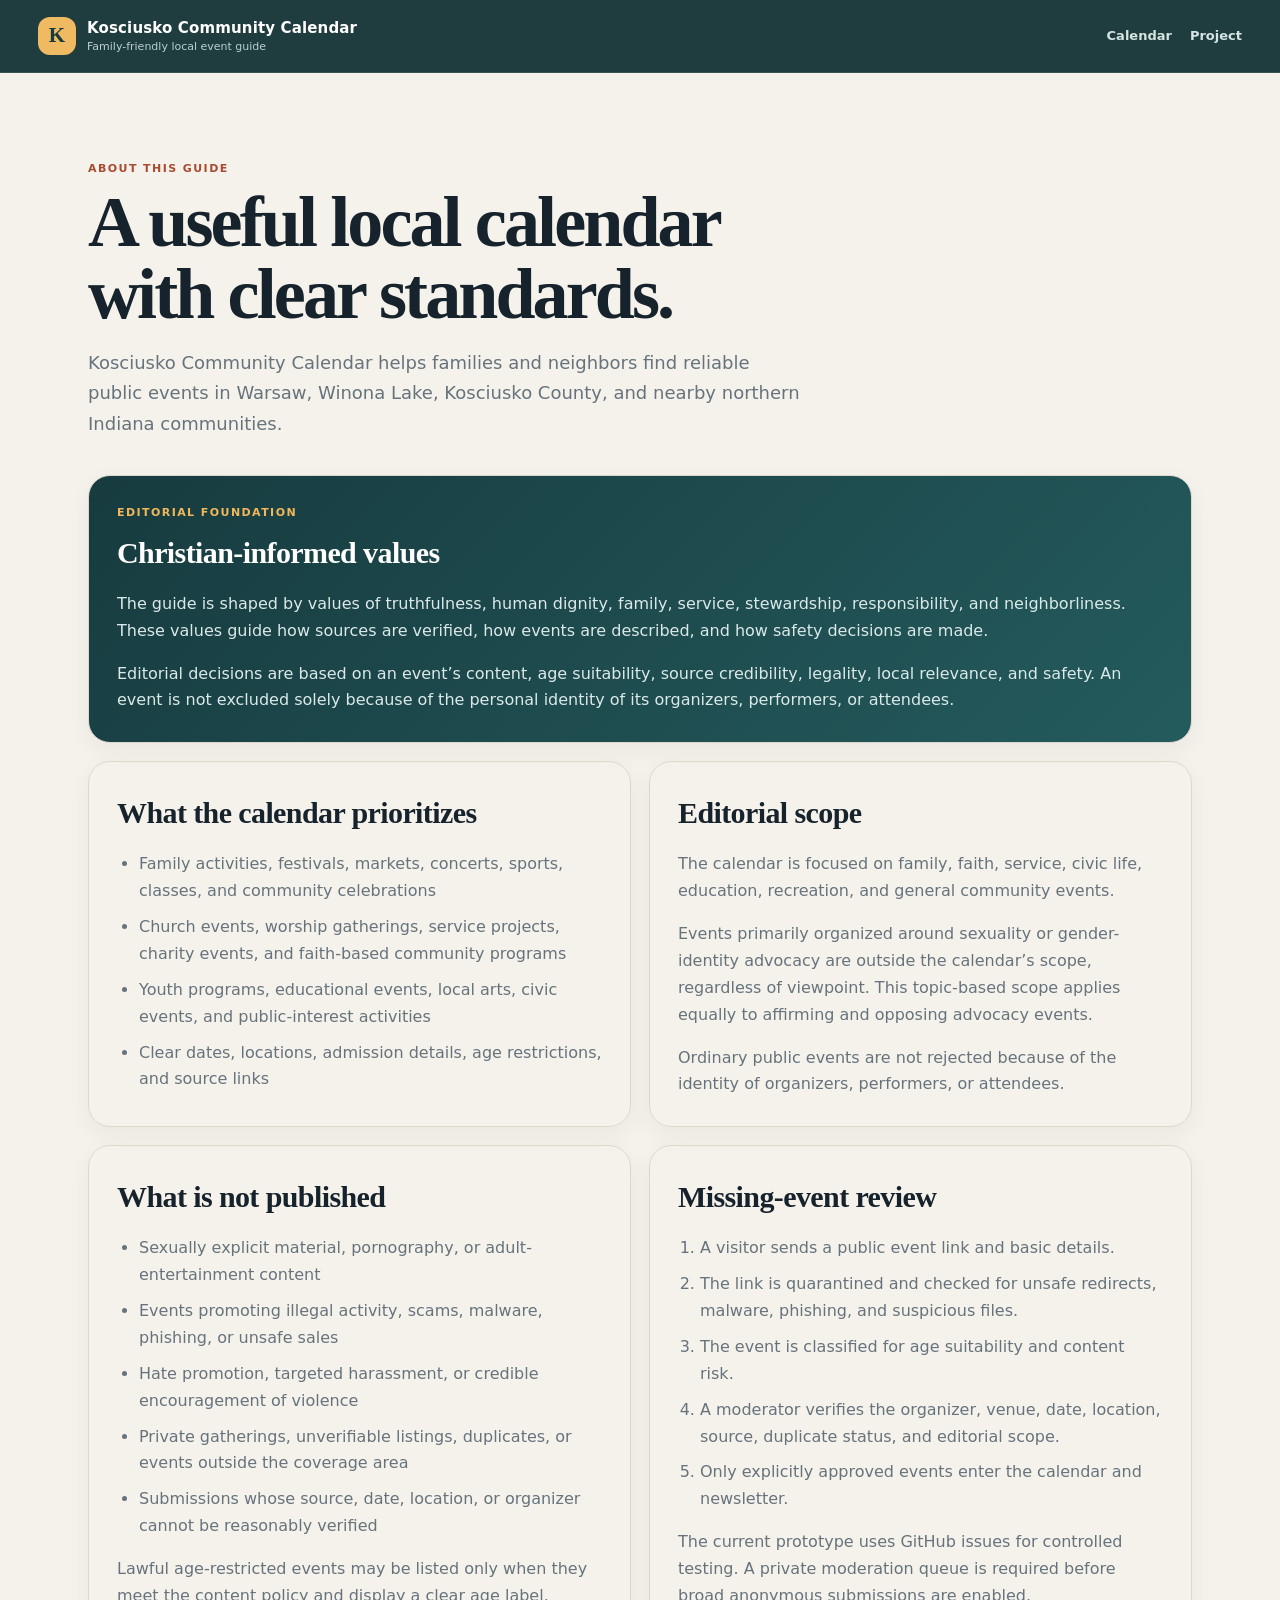
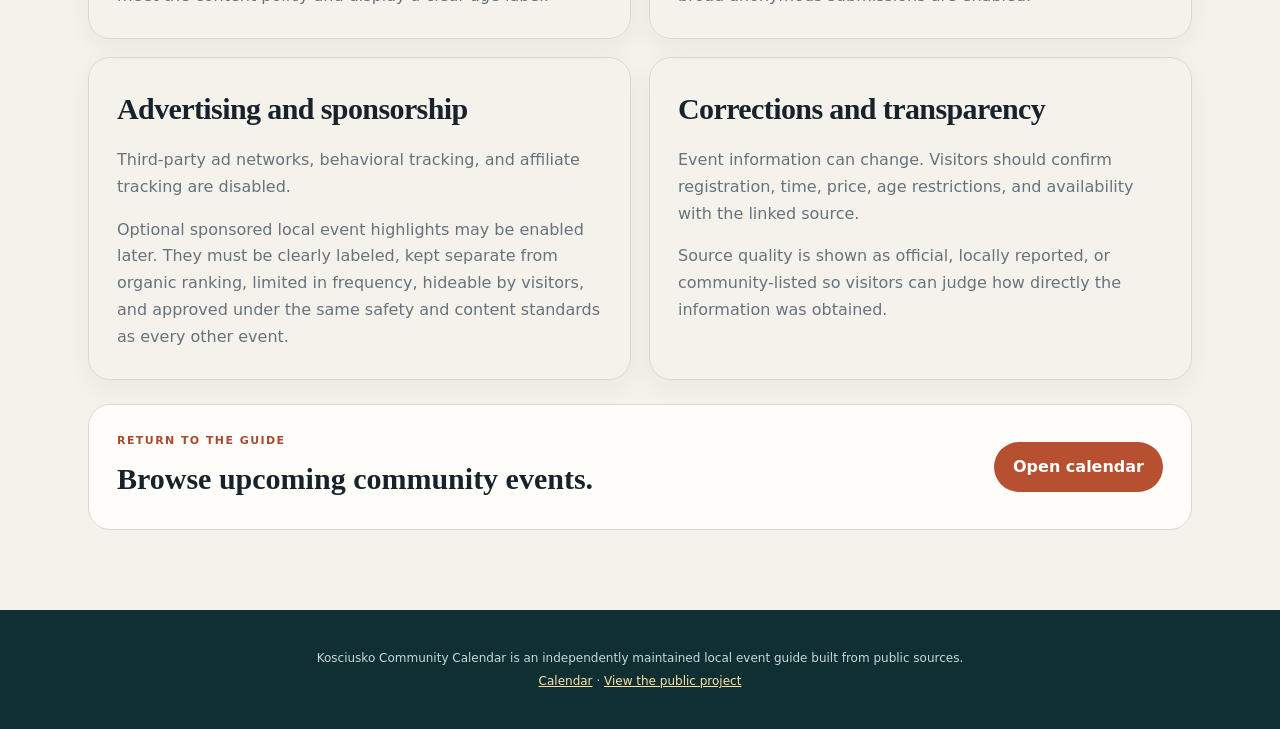
<file: docs/v2/about.html>
<!doctype html>
<html lang="en">
<head>
  <meta charset="utf-8">
  <meta name="viewport" content="width=device-width, initial-scale=1">
  <meta name="theme-color" content="#173b3f">
  <meta name="referrer" content="strict-origin-when-cross-origin">
  <meta http-equiv="Content-Security-Policy" content="default-src 'self'; script-src 'self'; style-src 'self'; img-src 'self' https: data:; connect-src 'self'; font-src 'self'; object-src 'none'; frame-src 'none'; base-uri 'self'; form-action 'self'; upgrade-insecure-requests">
  <meta name="description" content="Mission, editorial values, content standards, sponsorship rules, and submission review for Kosciusko Community Calendar.">
  <title>About · Kosciusko Community Calendar</title>
  <link rel="stylesheet" href="styles.css">
  <link rel="stylesheet" href="enhancements.css">
  <link rel="stylesheet" href="about.css">
</head>
<body>
  <a class="skip-link" href="#about-content">Skip to content</a>

  <header class="site-header">
    <div class="header-inner">
      <a class="brand" href="./" aria-label="Kosciusko Community Calendar home">
        <span class="brand-mark" aria-hidden="true">K</span>
        <span>
          <strong>Kosciusko Community Calendar</strong>
          <small>Family-friendly local event guide</small>
        </span>
      </a>
      <nav class="header-actions" aria-label="Site links">
        <a href="./">Calendar</a>
        <a href="https://github.com/agr77one/warsaw-events">Project</a>
      </nav>
    </div>
  </header>

  <main id="about-content" class="about-main">
    <section class="about-hero">
      <p class="eyebrow">About this guide</p>
      <h1>A useful local calendar with clear standards.</h1>
      <p>Kosciusko Community Calendar helps families and neighbors find reliable public events in Warsaw, Winona Lake, Kosciusko County, and nearby northern Indiana communities.</p>
    </section>

    <section class="about-grid">
      <article class="about-card feature-card">
        <p class="eyebrow">Editorial foundation</p>
        <h2>Christian-informed values</h2>
        <p>The guide is shaped by values of truthfulness, human dignity, family, service, stewardship, responsibility, and neighborliness. These values guide how sources are verified, how events are described, and how safety decisions are made.</p>
        <p>Editorial decisions are based on an event’s content, age suitability, source credibility, legality, local relevance, and safety. An event is not excluded solely because of the personal identity of its organizers, performers, or attendees.</p>
      </article>

      <article class="about-card">
        <h2>What the calendar prioritizes</h2>
        <ul>
          <li>Family activities, festivals, markets, concerts, sports, classes, and community celebrations</li>
          <li>Church events, worship gatherings, service projects, charity events, and faith-based community programs</li>
          <li>Youth programs, educational events, local arts, civic events, and public-interest activities</li>
          <li>Clear dates, locations, admission details, age restrictions, and source links</li>
        </ul>
      </article>

      <article class="about-card">
        <h2>Editorial scope</h2>
        <p>The calendar is focused on family, faith, service, civic life, education, recreation, and general community events.</p>
        <p>Events primarily organized around sexuality or gender-identity advocacy are outside the calendar’s scope, regardless of viewpoint. This topic-based scope applies equally to affirming and opposing advocacy events.</p>
        <p>Ordinary public events are not rejected because of the identity of organizers, performers, or attendees.</p>
      </article>

      <article class="about-card">
        <h2>What is not published</h2>
        <ul>
          <li>Sexually explicit material, pornography, or adult-entertainment content</li>
          <li>Events promoting illegal activity, scams, malware, phishing, or unsafe sales</li>
          <li>Hate promotion, targeted harassment, or credible encouragement of violence</li>
          <li>Private gatherings, unverifiable listings, duplicates, or events outside the coverage area</li>
          <li>Submissions whose source, date, location, or organizer cannot be reasonably verified</li>
        </ul>
        <p>Lawful age-restricted events may be listed only when they meet the content policy and display a clear age label.</p>
      </article>

      <article class="about-card">
        <h2>Missing-event review</h2>
        <ol>
          <li>A visitor sends a public event link and basic details.</li>
          <li>The link is quarantined and checked for unsafe redirects, malware, phishing, and suspicious files.</li>
          <li>The event is classified for age suitability and content risk.</li>
          <li>A moderator verifies the organizer, venue, date, location, source, duplicate status, and editorial scope.</li>
          <li>Only explicitly approved events enter the calendar and newsletter.</li>
        </ol>
        <p>The current prototype uses GitHub issues for controlled testing. A private moderation queue is required before broad anonymous submissions are enabled.</p>
      </article>

      <article class="about-card">
        <h2>Advertising and sponsorship</h2>
        <p>Third-party ad networks, behavioral tracking, and affiliate tracking are disabled.</p>
        <p>Optional sponsored local event highlights may be enabled later. They must be clearly labeled, kept separate from organic ranking, limited in frequency, hideable by visitors, and approved under the same safety and content standards as every other event.</p>
      </article>

      <article class="about-card">
        <h2>Corrections and transparency</h2>
        <p>Event information can change. Visitors should confirm registration, time, price, age restrictions, and availability with the linked source.</p>
        <p>Source quality is shown as official, locally reported, or community-listed so visitors can judge how directly the information was obtained.</p>
      </article>
    </section>

    <section class="about-cta">
      <div>
        <p class="eyebrow">Return to the guide</p>
        <h2>Browse upcoming community events.</h2>
      </div>
      <a class="submit-event-button" href="./">Open calendar</a>
    </section>
  </main>

  <footer>
    <p>Kosciusko Community Calendar is an independently maintained local event guide built from public sources.</p>
    <p><a href="./">Calendar</a> · <a href="https://github.com/agr77one/warsaw-events">View the public project</a></p>
  </footer>
</body>
</html>
</file>
<file: docs/v2/styles.css>
:root {
  --ink: #17232c;
  --muted: #66737d;
  --paper: #f5f2eb;
  --surface: #fffdfa;
  --surface-strong: #ffffff;
  --line: #ddd8ce;
  --green: #173b3f;
  --green-2: #245b5d;
  --green-soft: #e7f0ee;
  --orange: #a94b31;
  --orange-soft: #fae9df;
  --gold: #efba61;
  --shadow: 0 16px 45px rgba(29, 45, 48, 0.10);
  --radius: 20px;
}

* { box-sizing: border-box; }
html { scroll-behavior: smooth; }
body {
  margin: 0;
  background: var(--paper);
  color: var(--ink);
  font-family: Inter, ui-sans-serif, system-ui, -apple-system, BlinkMacSystemFont, "Segoe UI", sans-serif;
  line-height: 1.5;
}
button, input, select { font: inherit; }
a { color: inherit; }
button, select { cursor: pointer; }

.skip-link {
  position: fixed;
  left: 12px;
  top: -60px;
  z-index: 100;
  padding: 10px 14px;
  background: #fff;
  color: #111;
  border-radius: 8px;
}
.skip-link:focus { top: 12px; }

.site-header {
  position: sticky;
  top: 0;
  z-index: 30;
  border-bottom: 1px solid rgba(255,255,255,.12);
  background: rgba(17, 48, 52, .94);
  color: #fff;
  backdrop-filter: blur(16px);
}
.header-inner {
  max-width: 1260px;
  min-height: 72px;
  margin: 0 auto;
  padding: 0 28px;
  display: flex;
  align-items: center;
  justify-content: space-between;
  gap: 24px;
}
.brand {
  display: inline-flex;
  align-items: center;
  gap: 11px;
  text-decoration: none;
}
.brand-mark {
  width: 38px;
  height: 38px;
  display: grid;
  place-items: center;
  border-radius: 12px;
  background: var(--gold);
  color: var(--green);
  font-family: Georgia, serif;
  font-size: 21px;
  font-weight: 800;
}
.brand strong, .brand small { display: block; }
.brand strong { font-size: 15px; letter-spacing: .01em; }
.brand small { color: #bcd1cf; font-size: 11px; }
.header-actions { display: flex; gap: 18px; }
.header-actions a {
  color: #d6e4e2;
  font-size: 13px;
  font-weight: 700;
  text-decoration: none;
}
.header-actions a:hover { color: #fff; }

main { max-width: 1260px; margin: 0 auto; padding: 0 28px 80px; }
.hero {
  margin: 28px 0 18px;
  padding: 42px;
  display: grid;
  grid-template-columns: minmax(0, 1.25fr) minmax(430px, .75fr);
  gap: 38px;
  align-items: end;
  overflow: hidden;
  position: relative;
  border-radius: 28px;
  background: linear-gradient(125deg, #113438 0%, #1e5052 62%, #98452f 145%);
  color: #fff;
  box-shadow: var(--shadow);
}
.hero::after {
  content: "";
  position: absolute;
  width: 420px;
  height: 420px;
  right: -240px;
  top: -250px;
  border: 85px solid rgba(255,255,255,.055);
  border-radius: 50%;
}
.hero-copy { position: relative; z-index: 1; }
.eyebrow {
  margin: 0 0 7px;
  color: var(--orange);
  font-size: 11px;
  font-weight: 900;
  letter-spacing: .13em;
  text-transform: uppercase;
}
.hero .eyebrow { color: #ffd792; }
.hero h1 {
  max-width: 720px;
  margin: 0;
  font-family: Georgia, serif;
  font-size: clamp(42px, 5.4vw, 70px);
  line-height: .98;
  letter-spacing: -.045em;
}
.hero-copy > p:not(.eyebrow):not(.freshness) {
  max-width: 690px;
  margin: 20px 0 0;
  color: #dceae8;
  font-size: 17px;
  line-height: 1.65;
}
.freshness { margin: 18px 0 0; color: #bcd1cf; font-size: 12px; }
.hero-summary {
  position: relative;
  z-index: 1;
  display: grid;
  grid-template-columns: 1fr 1fr;
  gap: 10px;
}
.hero-summary article {
  min-height: 105px;
  padding: 17px;
  display: flex;
  flex-direction: column;
  justify-content: end;
  border: 1px solid rgba(255,255,255,.15);
  border-radius: 17px;
  background: rgba(255,255,255,.09);
  backdrop-filter: blur(12px);
}
.hero-summary strong { font-family: Georgia, serif; font-size: 34px; line-height: 1; }
.hero-summary span { margin-top: 7px; color: #d8e7e5; font-size: 12px; }

.date-shortcuts {
  padding: 12px;
  display: flex;
  gap: 8px;
  overflow-x: auto;
  border: 1px solid var(--line);
  border-radius: 18px;
  background: rgba(255,253,250,.8);
  scrollbar-width: thin;
}
.date-shortcuts button {
  flex: 0 0 auto;
  padding: 10px 15px;
  border: 1px solid transparent;
  border-radius: 999px;
  background: transparent;
  color: var(--muted);
  font-size: 13px;
  font-weight: 800;
}
.date-shortcuts button:hover { background: #f0ece4; color: var(--ink); }
.date-shortcuts button.active { background: var(--green); color: #fff; }

.workspace {
  margin-top: 22px;
  display: grid;
  grid-template-columns: 290px minmax(0, 1fr);
  gap: 28px;
  align-items: start;
}
.filter-panel {
  position: sticky;
  top: 94px;
  padding: 22px;
  border: 1px solid var(--line);
  border-radius: var(--radius);
  background: var(--surface);
  box-shadow: 0 8px 26px rgba(29,45,48,.06);
}
.filter-heading, .results-header {
  display: flex;
  align-items: end;
  justify-content: space-between;
  gap: 18px;
}
.filter-heading { margin-bottom: 19px; }
.filter-heading h2, .results-header h2 {
  margin: 0;
  font-family: Georgia, serif;
  font-size: 30px;
  letter-spacing: -.02em;
}
.text-button {
  padding: 0;
  border: 0;
  background: transparent;
  color: var(--orange);
  font-size: 12px;
  font-weight: 800;
}
.field { display: block; margin-top: 14px; }
.field > span, .sort-control > span {
  display: block;
  margin: 0 0 6px;
  color: #53616b;
  font-size: 11px;
  font-weight: 850;
  letter-spacing: .06em;
  text-transform: uppercase;
}
.field input, .field select, .sort-control select {
  width: 100%;
  min-height: 47px;
  padding: 10px 12px;
  border: 1px solid #d6d1c8;
  border-radius: 11px;
  outline: none;
  background: #fff;
  color: var(--ink);
}
.field input:focus, .field select:focus, .sort-control select:focus {
  border-color: var(--green-2);
  box-shadow: 0 0 0 3px rgba(36,91,93,.12);
}
.check-field {
  margin: 17px 0 0;
  display: flex;
  align-items: center;
  gap: 9px;
  color: #4e5a63;
  font-size: 13px;
}
.check-field input { width: 17px; height: 17px; accent-color: var(--green); }
.source-key {
  margin-top: 22px;
  padding-top: 18px;
  border-top: 1px solid #ece7de;
}
.source-key h3 { margin: 0 0 10px; font-size: 12px; text-transform: uppercase; letter-spacing: .08em; }
.source-key p { margin: 8px 0; color: var(--muted); font-size: 11px; line-height: 1.4; }
.source-dot { width: 8px; height: 8px; margin-right: 7px; display: inline-block; border-radius: 50%; }
.source-dot.official { background: #24735f; }
.source-dot.reporting { background: #b77722; }
.source-dot.community { background: #8d7d72; }

.results { min-width: 0; }
.results-header {
  min-height: 65px;
  padding: 0 2px 14px;
  border-bottom: 1px solid #d6d0c6;
}
.results-header h2 { font-size: clamp(28px, 4vw, 40px); }
.sort-control { width: 190px; }
.sort-control select { min-height: 43px; padding: 8px 10px; }
.active-filters {
  min-height: 20px;
  margin: 12px 0 4px;
  display: flex;
  flex-wrap: wrap;
  gap: 7px;
}
.filter-chip {
  padding: 5px 9px;
  border: 1px solid #ddd6ca;
  border-radius: 999px;
  background: #fffaf3;
  color: #6a5d52;
  font-size: 11px;
  font-weight: 750;
}
.event-groups { margin-top: 6px; }
.day-group { padding-top: 28px; }
.day-heading {
  margin-bottom: 12px;
  display: flex;
  align-items: baseline;
  justify-content: space-between;
  gap: 16px;
}
.day-heading h3 {
  margin: 0;
  font-family: Georgia, serif;
  font-size: 25px;
  letter-spacing: -.015em;
}
.day-heading span { color: var(--muted); font-size: 12px; }
.day-events { display: grid; gap: 11px; }
.event-card {
  display: grid;
  grid-template-columns: 92px minmax(0, 1fr) auto;
  gap: 17px;
  align-items: center;
  padding: 14px;
  border: 1px solid var(--line);
  border-radius: 17px;
  background: var(--surface);
  box-shadow: 0 4px 15px rgba(29,45,48,.04);
  transition: transform .16s ease, box-shadow .16s ease, border-color .16s ease;
}
.event-card:hover {
  transform: translateY(-1px);
  border-color: #c8c0b5;
  box-shadow: 0 12px 25px rgba(29,45,48,.08);
}
.event-card.no-image { grid-template-columns: minmax(0, 1fr) auto; }
.event-image {
  width: 92px;
  height: 78px;
  object-fit: cover;
  border-radius: 12px;
  background: #dfe8e6;
}
.event-main { min-width: 0; }
.meta-row { display: flex; flex-wrap: wrap; gap: 6px; margin-bottom: 6px; }
.meta-pill {
  padding: 3px 7px;
  border-radius: 999px;
  background: var(--green-soft);
  color: #235557;
  font-size: 9px;
  font-weight: 850;
  letter-spacing: .035em;
  text-transform: uppercase;
}
.meta-pill.distance { background: var(--orange-soft); color: #8d432d; }
.meta-pill.free { background: #e8f2df; color: #446331; }
.event-card h4 {
  margin: 0;
  font-family: Georgia, serif;
  font-size: 21px;
  line-height: 1.15;
  letter-spacing: -.012em;
}
.event-time { margin: 5px 0 0; color: var(--orange); font-size: 13px; font-weight: 850; }
.event-location {
  margin: 5px 0 0;
  overflow: hidden;
  color: #59656d;
  font-size: 12px;
  text-overflow: ellipsis;
  white-space: nowrap;
}
.event-actions {
  min-width: 116px;
  display: flex;
  flex-direction: column;
  align-items: stretch;
  gap: 7px;
}
.event-actions button, .event-actions a, .empty-state button, .load-more {
  min-height: 39px;
  padding: 9px 13px;
  border-radius: 10px;
  font-size: 12px;
  font-weight: 850;
  text-align: center;
  text-decoration: none;
}
.details-button {
  border: 1px solid #d8d2c8;
  background: #fff;
  color: var(--ink);
}
.source-link { border: 1px solid var(--green); background: var(--green); color: #fff; }
.source-line { margin-top: 6px; color: #818b91; font-size: 10px; }
.source-line strong { color: #5d686f; }

.empty-state {
  margin-top: 30px;
  padding: 60px 24px;
  border: 1px dashed #cfc7ba;
  border-radius: 20px;
  background: rgba(255,255,255,.44);
  text-align: center;
}
.empty-state h3 { margin: 0; font-family: Georgia, serif; font-size: 29px; }
.empty-state p { color: var(--muted); }
.empty-state button, .load-more { border: 0; background: var(--green); color: #fff; }
.load-more { width: 100%; margin-top: 22px; min-height: 48px; }

.event-dialog {
  width: min(720px, calc(100vw - 32px));
  max-height: calc(100vh - 42px);
  padding: 0;
  overflow: auto;
  border: 0;
  border-radius: 22px;
  background: var(--surface-strong);
  color: var(--ink);
  box-shadow: 0 24px 80px rgba(0,0,0,.28);
}
.event-dialog::backdrop { background: rgba(10,22,25,.64); backdrop-filter: blur(3px); }
.dialog-close {
  position: sticky;
  z-index: 2;
  top: 12px;
  left: calc(100% - 50px);
  width: 38px;
  height: 38px;
  border: 1px solid #ded8ce;
  border-radius: 50%;
  background: rgba(255,255,255,.94);
  color: var(--ink);
  font-size: 24px;
  line-height: 1;
}
.dialog-hero { width: 100%; max-height: 310px; object-fit: cover; background: #dfe8e6; }
.dialog-body { padding: 4px 28px 30px; }
.dialog-body.no-hero { padding-top: 30px; }
.dialog-body h2 { margin: 5px 0 10px; font-family: Georgia, serif; font-size: 35px; line-height: 1.08; }
.dialog-facts {
  margin: 19px 0;
  display: grid;
  grid-template-columns: 1fr 1fr;
  gap: 10px;
}
.dialog-facts div { padding: 12px; border-radius: 12px; background: #f6f2eb; }
.dialog-facts span { display: block; color: var(--muted); font-size: 10px; font-weight: 800; text-transform: uppercase; letter-spacing: .06em; }
.dialog-facts strong { display: block; margin-top: 3px; font-size: 13px; }
.dialog-description { color: #4f5d66; line-height: 1.65; }
.dialog-source {
  margin-top: 21px;
  padding-top: 17px;
  border-top: 1px solid #ece7df;
  color: var(--muted);
  font-size: 12px;
}
.dialog-primary {
  margin-top: 17px;
  display: inline-block;
  padding: 12px 17px;
  border-radius: 11px;
  background: var(--orange);
  color: #fff;
  font-weight: 850;
  text-decoration: none;
}

footer {
  padding: 34px 20px;
  background: #102f33;
  color: #c7d9d7;
  text-align: center;
  font-size: 12px;
}
footer p { margin: 5px 0; }
footer a { color: #ffe0a7; }

@media (max-width: 1000px) {
  .hero { grid-template-columns: 1fr; }
  .hero-summary { grid-template-columns: repeat(4, 1fr); }
  .hero-summary article { min-height: 92px; }
  .workspace { grid-template-columns: 1fr; }
  .filter-panel { position: relative; top: 0; display: grid; grid-template-columns: 1fr 1fr; gap: 0 14px; }
  .filter-heading, .source-key, .check-field { grid-column: 1 / -1; }
}

@media (max-width: 720px) {
  .header-inner { min-height: 64px; padding: 0 16px; }
  .header-actions a:first-child { display: none; }
  main { padding: 0 14px 60px; }
  .hero { margin-top: 16px; padding: 28px 20px; border-radius: 21px; }
  .hero h1 { font-size: 43px; }
  .hero-summary { grid-template-columns: 1fr 1fr; }
  .date-shortcuts { position: sticky; top: 72px; z-index: 20; margin-left: -2px; margin-right: -2px; background: rgba(245,242,235,.96); backdrop-filter: blur(12px); }
  .workspace { gap: 20px; }
  .filter-panel { grid-template-columns: 1fr; padding: 18px; }
  .filter-heading, .source-key, .check-field { grid-column: auto; }
  .results-header { align-items: start; flex-direction: column; }
  .sort-control { width: 100%; }
  .event-card, .event-card.no-image { grid-template-columns: 76px minmax(0, 1fr); gap: 12px; }
  .event-image { width: 76px; height: 76px; }
  .event-card.no-image .event-main { grid-column: 1 / -1; }
  .event-actions { grid-column: 1 / -1; min-width: 0; flex-direction: row; }
  .event-actions > * { flex: 1; }
  .event-location { white-space: normal; }
  .dialog-facts { grid-template-columns: 1fr; }
}

@media (max-width: 430px) {
  .hero h1 { font-size: 38px; }
  .hero-summary article { min-height: 82px; padding: 13px; }
  .hero-summary strong { font-size: 28px; }
  .event-card, .event-card.no-image { grid-template-columns: 1fr; }
  .event-image { width: 100%; height: 160px; }
  .event-actions { grid-column: auto; }
  .day-heading { align-items: start; flex-direction: column; gap: 2px; }
}

@media (prefers-reduced-motion: reduce) {
  *, *::before, *::after { scroll-behavior: auto !important; transition: none !important; }
}
</file>
<file: docs/v2/enhancements.css>
.no-ads-note {
  display: inline-flex;
  align-items: center;
  gap: 8px;
  margin: 14px 0 0;
  padding: 8px 12px;
  border: 1px solid rgba(255, 255, 255, 0.24);
  border-radius: 999px;
  color: #eef8f7;
  font-size: 13px;
  font-weight: 750;
}

.no-ads-note::before {
  content: "✓";
  display: grid;
  place-items: center;
  width: 20px;
  height: 20px;
  border-radius: 50%;
  background: #f1b85b;
  color: #173b3f;
  font-weight: 900;
}

.header-submit,
.submit-event-button {
  border: 0;
  border-radius: 999px;
  background: #b65031;
  color: #fff;
  cursor: pointer;
  font: inherit;
  font-weight: 800;
}

.header-submit {
  padding: 10px 15px;
}

.submit-event-button {
  padding: 13px 19px;
}

.header-submit:hover,
.submit-event-button:hover {
  background: #934128;
}

.submission-callout {
  display: flex;
  align-items: center;
  justify-content: space-between;
  gap: 24px;
  max-width: 1180px;
  margin: 18px auto 0;
  padding: 20px 24px;
  border: 1px solid #ddd8ce;
  border-radius: 18px;
  background: #fffdf9;
  box-shadow: 0 8px 24px rgba(30, 45, 48, 0.06);
}

.submission-callout h2 {
  margin: 3px 0 5px;
  font-size: 24px;
}

.submission-callout p {
  margin: 0;
  color: #66727c;
  line-height: 1.5;
}

.submit-form {
  display: grid;
  gap: 16px;
  margin-top: 20px;
}

.submit-form textarea {
  min-height: 110px;
  resize: vertical;
}

.submit-form input,
.submit-form textarea {
  width: 100%;
  border: 1px solid #d8d3c8;
  border-radius: 12px;
  background: #fff;
  color: #15232d;
  font: inherit;
  padding: 12px 14px;
  outline: none;
}

.submit-form input:focus,
.submit-form textarea:focus {
  border-color: #245b5d;
  box-shadow: 0 0 0 3px rgba(36, 91, 93, 0.13);
}

.submit-form .dialog-primary {
  border: 0;
  cursor: pointer;
  text-align: center;
}

.submission-note,
.submit-status {
  color: #66727c;
  font-size: 13px;
  line-height: 1.5;
}

.submit-status {
  min-height: 20px;
  margin: 0;
}

.ad-policy {
  max-width: 760px;
  margin: 8px auto 0;
  color: #c9dcda;
}

@media (max-width: 760px) {
  .header-actions a {
    display: none;
  }

  .submission-callout {
    align-items: flex-start;
    flex-direction: column;
    margin-inline: 16px;
  }

  .submit-event-button {
    width: 100%;
  }
}
</file>
<file: docs/v2/about.css>
.about-main {
  max-width: 1160px;
  margin: 0 auto;
  padding: 44px 28px 80px;
}

.about-hero {
  max-width: 820px;
  padding: 44px 0 36px;
}

.about-hero h1 {
  margin: 8px 0 18px;
  max-width: 760px;
  font-family: Georgia, serif;
  font-size: clamp(42px, 6vw, 72px);
  line-height: 1;
  letter-spacing: -0.04em;
}

.about-hero > p:last-child {
  max-width: 720px;
  margin: 0;
  font-size: 18px;
  line-height: 1.7;
  color: var(--muted);
}

.about-grid {
  display: grid;
  grid-template-columns: repeat(2, minmax(0, 1fr));
  gap: 18px;
}

.about-card {
  background: var(--card);
  border: 1px solid var(--line);
  border-radius: 22px;
  padding: 28px;
  box-shadow: 0 8px 24px rgba(31, 45, 46, 0.05);
}

.about-card.feature-card {
  grid-column: 1 / -1;
  background: linear-gradient(135deg, #173b3f, #245b5d);
  color: white;
}

.about-card.feature-card .eyebrow {
  color: #f1b85b;
}

.about-card.feature-card p {
  color: #dbe9e8;
}

.about-card h2 {
  margin: 0 0 14px;
  font-family: Georgia, serif;
  font-size: 30px;
  letter-spacing: -0.02em;
}

.about-card p,
.about-card li {
  color: var(--muted);
  line-height: 1.68;
}

.about-card p:last-child,
.about-card ul,
.about-card ol {
  margin-bottom: 0;
}

.about-card ul,
.about-card ol {
  padding-left: 22px;
}

.about-card li + li {
  margin-top: 9px;
}

.about-cta {
  display: flex;
  align-items: center;
  justify-content: space-between;
  gap: 24px;
  margin-top: 24px;
  padding: 28px;
  border: 1px solid var(--line);
  border-radius: 22px;
  background: #fffdf9;
}

.about-cta h2 {
  margin: 4px 0 0;
  font-family: Georgia, serif;
  font-size: 30px;
}

.about-cta .submit-event-button {
  flex: 0 0 auto;
  text-decoration: none;
}

@media (max-width: 760px) {
  .about-main {
    padding: 28px 16px 60px;
  }

  .about-grid {
    grid-template-columns: 1fr;
  }

  .about-card.feature-card {
    grid-column: auto;
  }

  .about-cta {
    align-items: flex-start;
    flex-direction: column;
  }
}
</file>
